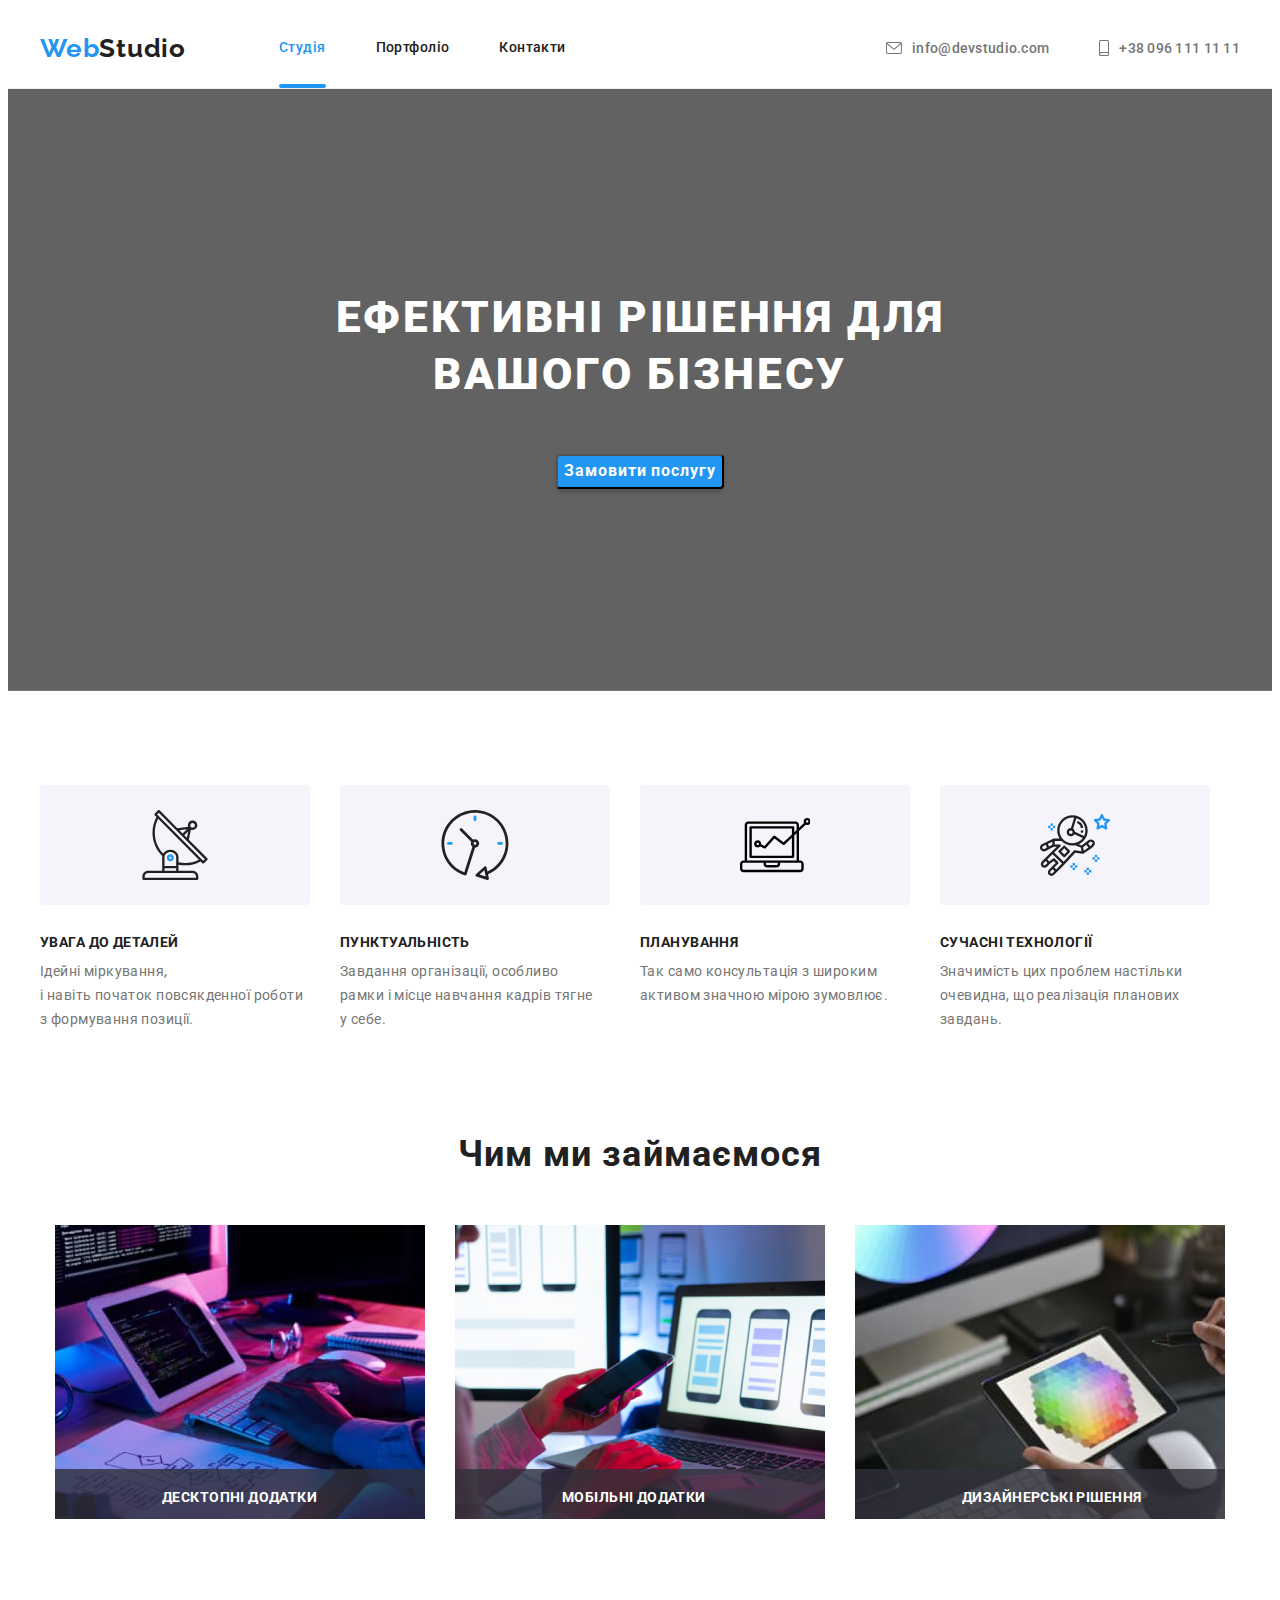
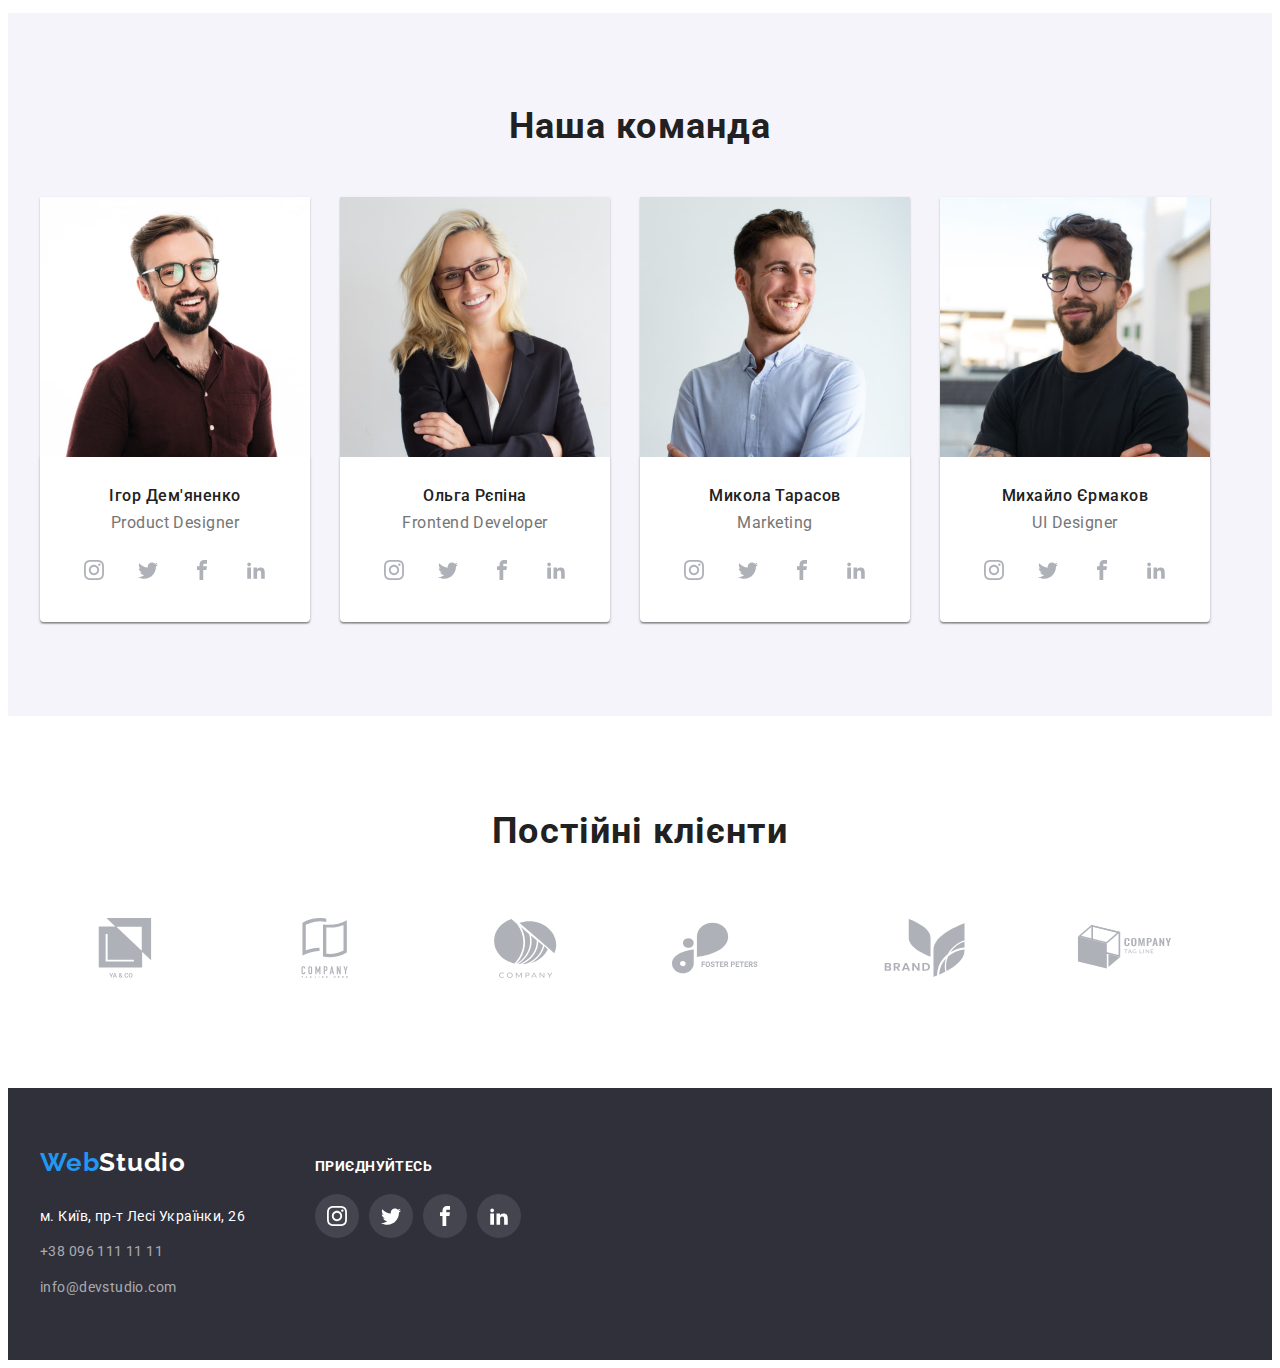
<file: index.html>
<!DOCTYPE html>
<html lang="uk">
  <head>
    <meta charset="UTF-8" />

    <meta name="viewport" content="width=device-width, initial-scale=1.0" />
    <!--google fonts-->

    <link rel="preconnect" href="https://fonts.googleapis.com" />
    <link rel="preconnect" href="https://fonts.gstatic.com" crossorigin />
    <link
      href="https://fonts.googleapis.com/css2?family=Raleway:wght@700&family=Roboto:wght@400;500;700;900&display=swap"
      rel="stylesheet"
    />
    <!--нормализатор стилей-->
    <link
      rel="stylesheet"
      href="https://cdnjs.cloudflare.com/ajax/libs/modern-normalize/1.1.0/modern-normalize.min.css"
      integrity="sha512-wpPYUAdjBVSE4KJnH1VR1HeZfpl1ub8YT/NKx4PuQ5NmX2tKuGu6U/JRp5y+Y8XG2tV+wKQpNHVUX03MfMFn9Q=="
      crossorigin="anonymous"
      referrerpolicy="no-referrer"
    />
    <!-- верстка -->
    <link rel="stylesheet" href="./css/styles.css" />
    <title>Blog</title>
  </head>
  <body>
    <header>
      <div class="container-header">
        <nav class="nav">
          <a href="./index.html" class="logo"
            >Web<span class="logo-studios">Studio</span></a
          >

          <ul class="header-link">
            <li class="link-stydio-general">
              <a class="link-stydio current" href="index.html" >Студія</a>
            </li>
            <li><a class="link-port " href="./portfolio.html">Портфоліо</a></li>
            <li><a class="link-cont " href="./contacs.html">Контакти</a></li>
          </ul>
        </nav>
        <ul class="header-link-tel">
          <li>
            <a class="link-mail" href="mailto:info@devstudio.com">
              <svg class="icon-letter" width="16" height="12">
                <use href="./images/symbol-defs.svg#icon-letter"></use>
              </svg>
              info@devstudio.com
            </a>
          </li>
          <li>
            <a class="link-tel" href="tel:+380961111111">
              <svg class="icon-phone" width="10" height="16">
                <use href="./images/sprite.svg#icon-smartphone"></use>
              </svg>
              +38 096 111 11 11
            </a>
          </li>
        </ul>
      </div>
    </header>
    <!--конец хедера и начало заголовка-->

    <main>
      <section class="main-effect-bussines">
        <div class="container">
          <h1 class="our-bussines">Ефективні рішення для вашого бізнесу</h1>
          <button class="order-button" type="button" data-modal-open>Замовити послугу</button>
          
          <div class="backdrop is-hidden" data-modal>
            <div class="modal-wrapper">
            <button class="modal-btn" data-modal-close>
              <svg width="18" height="18" viewBox="0 0 18 18" fill="none" xmlns="http://www.w3.org/2000/svg">
<g id="close-black-18dp (2) 1">
<path id="Vector" d="M15 4.10786L13.8921 3L9.5 7.39214L5.10786 3L4 4.10786L8.39214 8.5L4 12.8921L5.10786 14L9.5 9.60786L13.8921 14L15 12.8921L10.6079 8.5L15 4.10786Z" fill="black"/>
</g>
</svg>
</button>
            <form class="modal-form">

            </form>
            </div>
          </div>
        </div>
      </section>

      <section class="hidden">
        <div class="container">
          <h2 class="visually-hidden">Наші переваги</h2>

          <ul class="working">
            <li class="attention-details-li">
              <div class="social-icon-antenna">
                <svg class="icon-antenna" width="70" height="70">
                  <use href="./images/symbol-defs-1.svg#icon-antenna-1"></use>
                </svg>
              </div>
              <h3 class="attention-details">УВАГА ДО ДЕТАЛЕЙ</h3>
              <p class="text">
                Ідейні міркування,<br />
                і навіть початок повсякденної роботи з формування позиції.
              </p>
            </li>

            <li class="punkts-li">
              <div class="social-icon-antenna">
                <svg class="icon-antenna" width="70" height="70">
                  <use href="./images/symbol-defs-1.svg#icon-clock-1"></use>
                </svg>
              </div>
              <h3 class="punkts">ПУНКТУАЛЬНІСТЬ</h3>
              <p class="exercise">
                Завдання організації, особливо рамки і місце навчання кадрів
                тягне у себе.
              </p>
            </li>

            <li class="plants-li">
              <div class="social-icon-antenna">
                <svg class="icon-antenna" width="70" height="70">
                  <use href="./images/symbol-defs-1.svg#icon-computer"></use>
                </svg>
              </div>

              <h3 class="plants">ПЛАНУВАННЯ</h3>
              <p class="conslt">
                Так само консультація з широким активом значною мірою зумовлює.
              </p>
            </li>

            <li>
              <div class="social-icon-antenna">
                <svg class="icon-antenna" width="70" height="70">
                  <use href="./images/symbol-defs-1.svg#icon-astronaut-1"></use>
                </svg>
              </div>

              <h3 class="modern-tech">СУЧАСНІ ТЕХНОЛОГІЇ</h3>
              <p class="real-exercise">
                Значимість цих проблем настільки очевидна, що реалізація
                планових завдань.
              </p>
            </li>
          </ul>
        </div>
      </section>

      <section class="section-header-doing">
        <div class="container">
          <h2 class="heaer-doing">Чим ми займаємося</h2>
          <ul class="gadgets-pictures">
            <li class="gadgets">
              <img
                src="./images/computer_jpg.jpg"
                alt="Людина працює за комп'ютером"
                width="370"
              />
              <p class="descopt">Десктопні додатки</p>
            </li>
            <li class="gadgets">
              <img
                src="./images/box 2.jpg"
                alt="Людина набирає на телефоні"
                width="370"
              />
               <p class="descopt">Мобільні додатки</p>
            </li>
            <li class="gadgets">
              <img
                src="./images/planhet_jpg.jpg"
                alt="Людина набирає на планшеті "
                width="370"
              />
               <p class="descopt">Дизайнерські рішення</p>
            </li>
          </ul>
        </div>
      </section>

      <!--team-->
      <section class="team">
        <div class="container">
          <h2 class="our-team">Наша команда</h2>
          <ul class="our-team-photos">
            <li class="design">
              <img
                src="./images/product-designer.jpg"
                alt="дизайнер"
                width="270"
              />

              <div class="paddings">
                <h3 class="man-designer"><span>Ігор Дем'яненко</span></h3>
                <p class="Product-Designer">Product Designer</p>

                <!--ссылки с иконками-->

                <ul class="social-list">
                  <li class="social-list-item">
                    <a
                      href="https://instagram.com/"
                      class="social-list-link"
                      aria-label="instagram-igor"
                    >
                      <svg class="social-icon" width="20" height="20">
                        <use
                          href="./images/symbol-defs.svg#icon-instagram"
                        ></use>
                      </svg>
                    </a>
                  </li>

                  <li class="social-list-item">
                    <a
                      class="social-list-link"
                      href="https://twitter.com/"
                      aria-label="twitter-igor"
                    >
                      <svg class="social-icon" width="20" height="20">
                        <use
                          href="./images/symbol-defs-1.svg#icon-twitter"
                        ></use>
                      </svg>
                    </a>
                  </li>
                  <li class="social-list-item">
                    <a
                      href="https://www.facebook.com/"
                      class="social-list-link"
                      aria-label="facebook-igor"
                    >
                      <svg class="social-icon" width="20" height="20">
                        <use
                          href="./images/symbol-defs-1.svg#icon-facebook"
                        ></use>
                      </svg>
                    </a>
                  </li>
                  <li class="social-list-item">
                    <a
                      href="https://www.linkedin.com/"
                      class="social-list-link"
                      aria-label="linkedin-igor"
                    >
                      <svg class="social-icon" width="20" height="20">
                        <use
                          href="./images/symbol-defs-1.svg#icon-linkedin2"
                        ></use>
                      </svg>
                    </a>
                  </li>
                </ul>
                <!-- конец ссылок на иконки-->
              </div>
            </li>

            <li class="front">
              <img
                src="./images/front.jpg"
                alt="Фронт єнд розробник"
                width="270"
              />
              <div class="paddings">
                <h3 class="woman-frontend"><span>Ольга Рєпіна</span></h3>
                <p class="Frontend-Developer">Frontend Developer</p>

                <!-- icons for woman-->

                <ul class="social-list">
                  <li class="social-list-item">
                    <a
                      href="https://instagram.com/"
                      class="social-list-link"
                      aria-label="instagram-igor"
                    >
                      <svg class="social-icon" width="20" height="20">
                        <use
                          href="./images/symbol-defs.svg#icon-instagram"
                        ></use>
                      </svg>
                    </a>
                  </li>

                  <li class="social-list-item">
                    <a
                      class="social-list-link"
                      href="https://twitter.com/"
                      aria-label="twitter-igor"
                    >
                      <svg class="social-icon" width="20" height="20">
                        <use
                          href="./images/symbol-defs-1.svg#icon-twitter"
                        ></use>
                      </svg>
                    </a>
                  </li>
                  <li class="social-list-item">
                    <a
                      href="https://www.facebook.com/"
                      class="social-list-link"
                      aria-label="facebook-igor"
                    >
                      <svg class="social-icon" width="20" height="20">
                        <use
                          href="./images/symbol-defs-1.svg#icon-facebook"
                        ></use>
                      </svg>
                    </a>
                  </li>
                  <li class="social-list-item">
                    <a
                      href="https://www.linkedin.com/"
                      class="social-list-link"
                      aria-label="linkedin-igor"
                    >
                      <svg class="social-icon" width="20" height="20">
                        <use
                          href="./images/symbol-defs-1.svg#icon-linkedin2"
                        ></use>
                      </svg>
                    </a>
                  </li>
                </ul>
              </div>
            </li>

            <li class="marketolog">
              <img
                src="./images/marketing.jpg.jpg"
                alt="маркетолог"
                width="270"
              />
              <div class="paddings">
                <h3 class="guys-marketolog"><span>Микола Тарасов</span></h3>
                <p class="Marketing">Marketing</p>

                <!-- иконки на маркетолошга-->
                <ul class="social-list">
                  <li class="social-list-item">
                    <a
                      href="https://instagram.com/"
                      class="social-list-link"
                      aria-label="instagram-igor"
                    >
                      <svg class="social-icon" width="20" height="20">
                        <use
                          href="./images/symbol-defs.svg#icon-instagram"
                        ></use>
                      </svg>
                    </a>
                  </li>

                  <li class="social-list-item">
                    <a
                      class="social-list-link"
                      href="https://twitter.com/"
                      aria-label="twitter-igor"
                    >
                      <svg class="social-icon" width="20" height="20">
                        <use
                          href="./images/symbol-defs-1.svg#icon-twitter"
                        ></use>
                      </svg>
                    </a>
                  </li>
                  <li class="social-list-item">
                    <a
                      href="https://www.facebook.com/"
                      class="social-list-link"
                      aria-label="facebook-igor"
                    >
                      <svg class="social-icon" width="20" height="20">
                        <use
                          href="./images/symbol-defs-1.svg#icon-facebook"
                        ></use>
                      </svg>
                    </a>
                  </li>
                  <li class="social-list-item">
                    <a
                      href="https://www.linkedin.com/"
                      class="social-list-link"
                      aria-label="linkedin-igor"
                    >
                      <svg class="social-icon" width="20" height="20">
                        <use
                          href="./images/symbol-defs-1.svg#icon-linkedin2"
                        ></use>
                      </svg>
                    </a>
                  </li>
                </ul>
              </div>
              <!--the end MARKETING-->
            </li>
            <li class="ui-design">
              <img src="./images/UI-design.jpg" alt="UI дизайнер" width="270" />
              <div class="paddings">
                <h3 class="guys-designer"><span>Михайло Єрмаков</span></h3>
                <p class="ui-designer">UI Designer</p>

                <!--icon for designer-->

                <ul class="social-list">
                  <li class="social-list-item">
                    <a
                      href="https://instagram.com/"
                      class="social-list-link"
                      aria-label="instagram-igor"
                    >
                      <svg class="social-icon" width="20" height="20">
                        <use
                          href="./images/symbol-defs.svg#icon-instagram"
                        ></use>
                      </svg>
                    </a>
                  </li>

                  <li class="social-list-item">
                    <a
                      class="social-list-link"
                      href="https://twitter.com/"
                      aria-label="twitter-igor"
                    >
                      <svg class="social-icon" width="20" height="20">
                        <use
                          href="./images/symbol-defs-1.svg#icon-twitter"
                        ></use>
                      </svg>
                    </a>
                  </li>
                  <li class="social-list-item">
                    <a
                      href="https://www.facebook.com/"
                      class="social-list-link"
                      aria-label="facebook-igor"
                    >
                      <svg class="social-icon" width="20" height="20">
                        <use
                          href="./images/symbol-defs-1.svg#icon-facebook"
                        ></use>
                      </svg>
                    </a>
                  </li>
                  <li class="social-list-item">
                    <a
                      href="https://www.linkedin.com/"
                      class="social-list-link"
                      aria-label="linkedin-igor"
                    >
                      <svg class="social-icon" width="20" height="20">
                        <use
                          href="./images/symbol-defs-1.svg#icon-linkedin2"
                        ></use>
                      </svg>
                    </a>
                  </li>
                  <!-- the end icon for designer -->
                </ul>
              </div>
            </li>
          </ul>
        </div>
      </section>

      <!--Clients-->
      <section class="client">
        <div class="container">
          <h2 class="our-clients">Постійні клієнти</h2>
          <ul class="icon-clients">
            <li class="logo-clients">
              <a href="#" class="client-link" aria-label="Clients-1">
                <svg class="list-clients">
                  <use href="./images/sprite-clients.svg#icon-group-2"></use>
                </svg>
              </a>
            </li>

            <li class="logo-clients">
              <a href="#" class="client-link">
                <svg class="list-clients">
                  <use href="./images/sprite-clients.svg#icon-group-3"></use>
                </svg>
              </a>
            </li>

            <li class="logo-clients">
              <a href="#" class="client-link">
                <svg class="list-clients">
                  <use href="./images/sprite.svg#icon-logo-4"></use>
                </svg>
              </a>
            </li>

            <li class="logo-clients">
              <a href="#" class="client-link">
                <svg class="list-clients">
                  <use href="./images/sprite.svg#icon-capli"></use>
                </svg>
              </a>
            </li>

            <li class="logo-clients">
              <a href="/" class="client-link">
                <svg class="list-clients">
                  <use href="./images/sprite.svg#icon-brand-5"></use>
                </svg>
              </a>
            </li>

            <li class="logo-clients">
              <a href="/" class="client-link">
                <svg class="list-clients">
                  <use href="./images/sprite.svg#icon-Logo-2"></use>
                </svg>
              </a>
            </li>
          </ul>
        </div>
      </section>
    </main>

    <footer class="main-footer">
      <div class="container footer">
        <div class="footer-info">
          <a href="/" class="logo-footer"
            >Web<span class="footer-studios">Studio</span></a
          >

          <address class="footer-adress">
            <ul class="footer-connect">
              <li class="clas-footer-loc">
                <a
                  href="https://goo.gl/maps/CPtrU1FHBa2aNyZL9"
                  target="_blank"
                  rel="noopener noreferrer nofollow"
                  class="location"
                  >м. Київ, пр-т Лесі Українки, 26</a
                >
              </li>
              <li class="clas-footer-tel">
                <a href="tel:+380961111111" class="footer-tel"
                  >+38 096 111 11 11</a
                >
              </li>
              <li class="footer-email">
                <a
                  href="mailto:info@devstudio.com"
                  lang="en"
                  class="clas-footer-email"
                  >info@devstudio.com</a
                >
              </li>
            </ul>
          </address>
        </div>
        <!-- 2 див в футере -->

        <div class="footer-icon">
          <p class="joins">приєднуйтесь</p>
          <ul class="social-list">
            <li class="social-list-item">
              <a
                href="https://instagram.com/"
                class="social-list-link"
                aria-label="instagram-igor"
              >
                <svg class="social-icon" width="20" height="20">
                  <use href="./images/symbol-defs-1.svg#icon-instagram"></use>
                </svg>
              </a>
            </li>

            <li class="social-list-item">
              <a
                class="social-list-link"
                href="https://twitter.com/"
                aria-label="twitter-igor"
              >
                <svg class="social-icon" width="20" height="20">
                  <use href="./images/symbol-defs-1.svg#icon-twitter"></use>
                </svg>
              </a>
            </li>
            <li class="social-list-item">
              <a
                href="https://www.facebook.com/"
                class="social-list-link"
                aria-label="facebook-igor"
              >
                <svg class="social-icon" width="20" height="20">
                  <use href="./images/symbol-defs-1.svg#icon-facebook"></use>
                </svg>
              </a>
            </li>
            <li class="social-list-item">
              <a class="social-list-link" href="https://www.linkedin.com/">
                <svg class="social-icon" width="20" height="20">
                  <use href="./images/symbol-defs-1.svg#icon-linkedin2"></use>
                </svg>
              </a>
            </li>
          </ul>
        </div>
      </div>
    </footer>
    <script src="./css/js/modal.js"></script>
  </body>
</html>
</file>
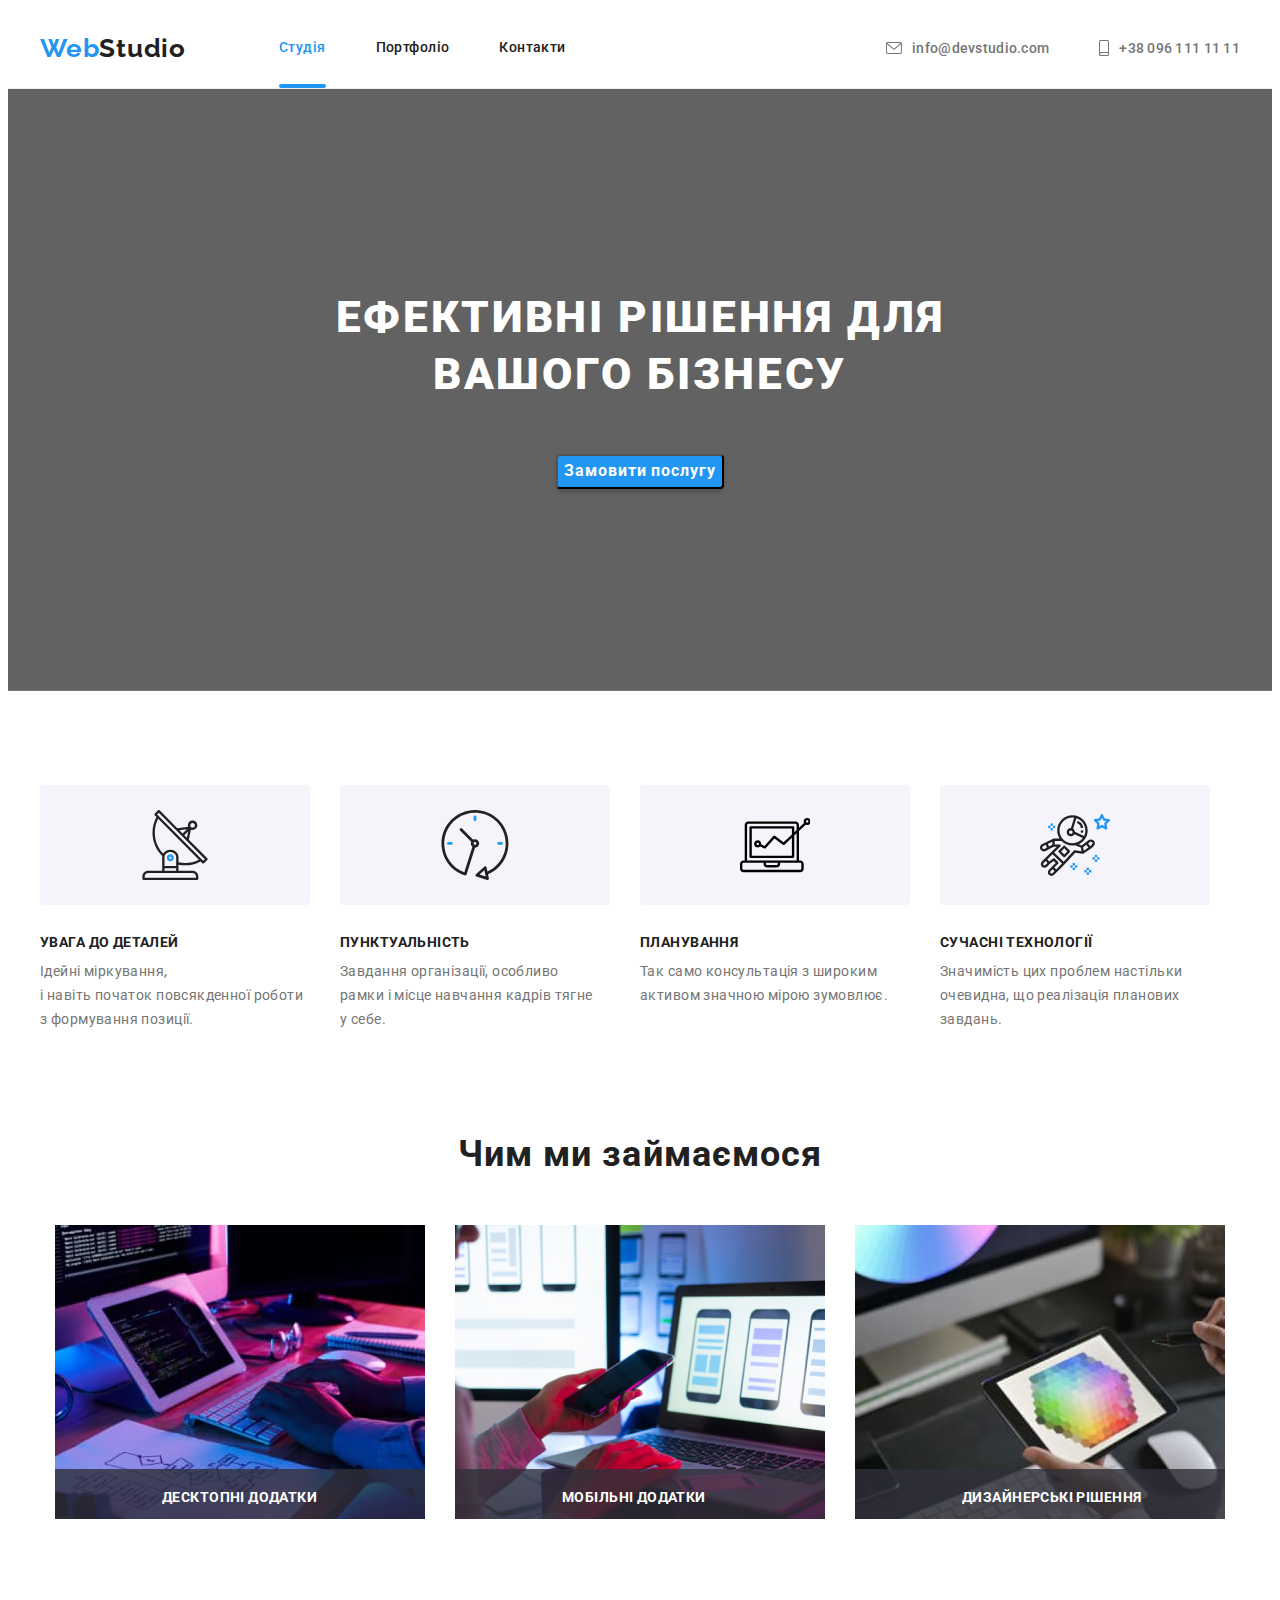
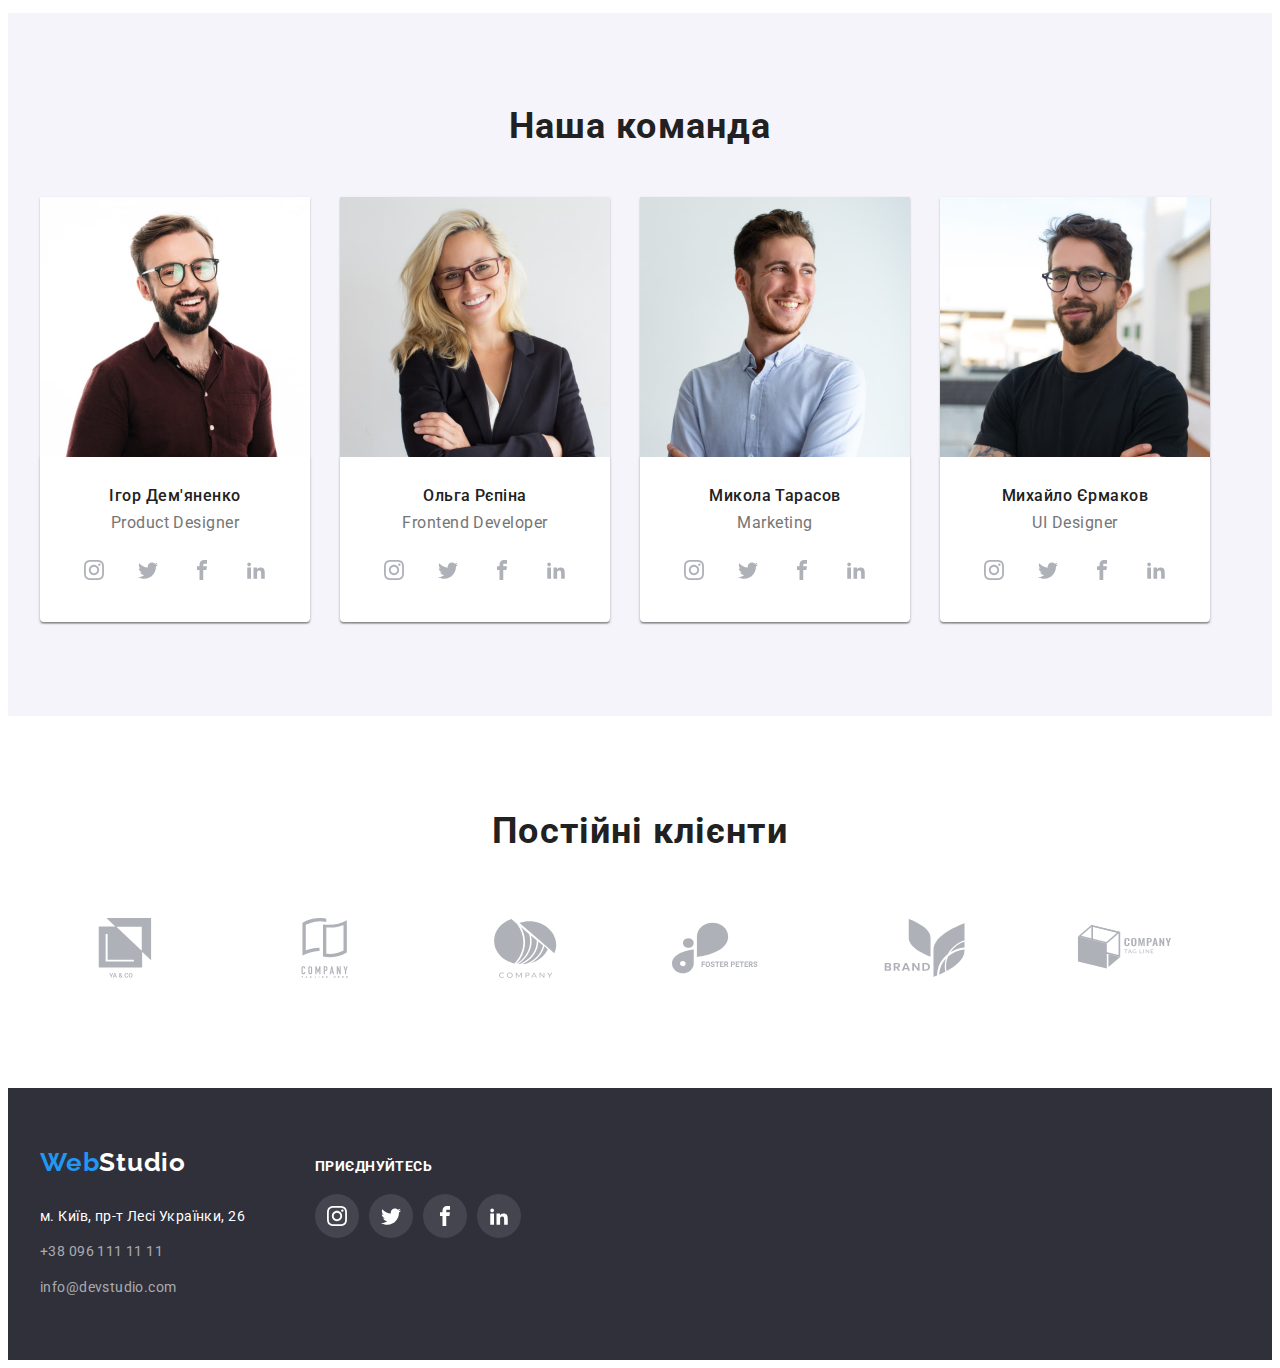
<file: home-work-5/index.html>
<!DOCTYPE html>
<html lang="uk">
  <head>
    <meta charset="UTF-8" />

    <meta name="viewport" content="width=device-width, initial-scale=1.0" />
    <!--google fonts-->

    <link rel="preconnect" href="https://fonts.googleapis.com" />
    <link rel="preconnect" href="https://fonts.gstatic.com" crossorigin />
    <link
      href="https://fonts.googleapis.com/css2?family=Raleway:wght@700&family=Roboto:wght@400;500;700;900&display=swap"
      rel="stylesheet"
    />
    <!--нормализатор стилей-->
    <link
      rel="stylesheet"
      href="https://cdnjs.cloudflare.com/ajax/libs/modern-normalize/1.1.0/modern-normalize.min.css"
      integrity="sha512-wpPYUAdjBVSE4KJnH1VR1HeZfpl1ub8YT/NKx4PuQ5NmX2tKuGu6U/JRp5y+Y8XG2tV+wKQpNHVUX03MfMFn9Q=="
      crossorigin="anonymous"
      referrerpolicy="no-referrer"
    />
    <!-- верстка -->
    <link rel="stylesheet" href="./css/styles.css" />
    <title>Blog</title>
  </head>
  <body>
    <header>
      <div class="container-header">
        <nav class="nav">
          <a href="./index.html" class="logo"
            >Web<span class="logo-studios">Studio</span></a
          >

          <ul class="header-link">
            <li class="link-stydio-general">
              <a class="link-stydio current" href="index.html" >Студія</a>
            </li>
            <li><a class="link-port " href="./portfolio.html">Портфоліо</a></li>
            <li><a class="link-cont " href="./contacs.html">Контакти</a></li>
          </ul>
        </nav>
        <ul class="header-link-tel">
          <li>
            <a class="link-mail" href="mailto:info@devstudio.com">
              <svg class="icon-letter" width="16" height="12">
                <use href="./images/symbol-defs.svg#icon-letter"></use>
              </svg>
              info@devstudio.com
            </a>
          </li>
          <li>
            <a class="link-tel" href="tel:+380961111111">
              <svg class="icon-phone" width="10" height="16">
                <use href="./images/sprite.svg#icon-smartphone"></use>
              </svg>
              +38 096 111 11 11
            </a>
          </li>
        </ul>
      </div>
    </header>
    <!--конец хедера и начало заголовка-->

    <main>
      <section class="main-effect-bussines">
        <div class="container">
          <h1 class="our-bussines">Ефективні рішення для вашого бізнесу</h1>
          <button class="order-button" type="button" data-modal-open>Замовити послугу</button>
          
          <div class="backdrop is-hidden" data-modal>
            <div class="modal-wrapper">
            <button class="modal-btn" data-modal-close>
              <svg width="18" height="18" viewBox="0 0 18 18" fill="none" xmlns="http://www.w3.org/2000/svg">
<g id="close-black-18dp (2) 1">
<path id="Vector" d="M15 4.10786L13.8921 3L9.5 7.39214L5.10786 3L4 4.10786L8.39214 8.5L4 12.8921L5.10786 14L9.5 9.60786L13.8921 14L15 12.8921L10.6079 8.5L15 4.10786Z" fill="black"/>
</g>
</svg>
</button>
            <form class="modal-form">

            </form>
            </div>
          </div>
        </div>
      </section>

      <section class="hidden">
        <div class="container">
          <h2 class="visually-hidden">Наші переваги</h2>

          <ul class="working">
            <li class="attention-details-li">
              <div class="social-icon-antenna">
                <svg class="icon-antenna" width="70" height="70">
                  <use href="./images/symbol-defs-1.svg#icon-antenna-1"></use>
                </svg>
              </div>
              <h3 class="attention-details">УВАГА ДО ДЕТАЛЕЙ</h3>
              <p class="text">
                Ідейні міркування,<br />
                і навіть початок повсякденної роботи з формування позиції.
              </p>
            </li>

            <li class="punkts-li">
              <div class="social-icon-antenna">
                <svg class="icon-antenna" width="70" height="70">
                  <use href="./images/symbol-defs-1.svg#icon-clock-1"></use>
                </svg>
              </div>
              <h3 class="punkts">ПУНКТУАЛЬНІСТЬ</h3>
              <p class="exercise">
                Завдання організації, особливо рамки і місце навчання кадрів
                тягне у себе.
              </p>
            </li>

            <li class="plants-li">
              <div class="social-icon-antenna">
                <svg class="icon-antenna" width="70" height="70">
                  <use href="./images/symbol-defs-1.svg#icon-computer"></use>
                </svg>
              </div>

              <h3 class="plants">ПЛАНУВАННЯ</h3>
              <p class="conslt">
                Так само консультація з широким активом значною мірою зумовлює.
              </p>
            </li>

            <li>
              <div class="social-icon-antenna">
                <svg class="icon-antenna" width="70" height="70">
                  <use href="./images/symbol-defs-1.svg#icon-astronaut-1"></use>
                </svg>
              </div>

              <h3 class="modern-tech">СУЧАСНІ ТЕХНОЛОГІЇ</h3>
              <p class="real-exercise">
                Значимість цих проблем настільки очевидна, що реалізація
                планових завдань.
              </p>
            </li>
          </ul>
        </div>
      </section>

      <section class="section-header-doing">
        <div class="container">
          <h2 class="heaer-doing">Чим ми займаємося</h2>
          <ul class="gadgets-pictures">
            <li class="gadgets">
              <img
                src="./images/computer_jpg.jpg"
                alt="Людина працює за комп'ютером"
                width="370"
              />
              <p class="descopt">Десктопні додатки</p>
            </li>
            <li class="gadgets">
              <img
                src="./images/box 2.jpg"
                alt="Людина набирає на телефоні"
                width="370"
              />
               <p class="descopt">Мобільні додатки</p>
            </li>
            <li class="gadgets">
              <img
                src="./images/planhet_jpg.jpg"
                alt="Людина набирає на планшеті "
                width="370"
              />
               <p class="descopt">Дизайнерські рішення</p>
            </li>
          </ul>
        </div>
      </section>

      <!--team-->
      <section class="team">
        <div class="container">
          <h2 class="our-team">Наша команда</h2>
          <ul class="our-team-photos">
            <li class="design">
              <img
                src="./images/product-designer.jpg"
                alt="дизайнер"
                width="270"
              />

              <div class="paddings">
                <h3 class="man-designer"><span>Ігор Дем'яненко</span></h3>
                <p class="Product-Designer">Product Designer</p>

                <!--ссылки с иконками-->

                <ul class="social-list">
                  <li class="social-list-item">
                    <a
                      href="https://instagram.com/"
                      class="social-list-link"
                      aria-label="instagram-igor"
                    >
                      <svg class="social-icon" width="20" height="20">
                        <use
                          href="./images/symbol-defs.svg#icon-instagram"
                        ></use>
                      </svg>
                    </a>
                  </li>

                  <li class="social-list-item">
                    <a
                      class="social-list-link"
                      href="https://twitter.com/"
                      aria-label="twitter-igor"
                    >
                      <svg class="social-icon" width="20" height="20">
                        <use
                          href="./images/symbol-defs-1.svg#icon-twitter"
                        ></use>
                      </svg>
                    </a>
                  </li>
                  <li class="social-list-item">
                    <a
                      href="https://www.facebook.com/"
                      class="social-list-link"
                      aria-label="facebook-igor"
                    >
                      <svg class="social-icon" width="20" height="20">
                        <use
                          href="./images/symbol-defs-1.svg#icon-facebook"
                        ></use>
                      </svg>
                    </a>
                  </li>
                  <li class="social-list-item">
                    <a
                      href="https://www.linkedin.com/"
                      class="social-list-link"
                      aria-label="linkedin-igor"
                    >
                      <svg class="social-icon" width="20" height="20">
                        <use
                          href="./images/symbol-defs-1.svg#icon-linkedin2"
                        ></use>
                      </svg>
                    </a>
                  </li>
                </ul>
                <!-- конец ссылок на иконки-->
              </div>
            </li>

            <li class="front">
              <img
                src="./images/front.jpg"
                alt="Фронт єнд розробник"
                width="270"
              />
              <div class="paddings">
                <h3 class="woman-frontend"><span>Ольга Рєпіна</span></h3>
                <p class="Frontend-Developer">Frontend Developer</p>

                <!-- icons for woman-->

                <ul class="social-list">
                  <li class="social-list-item">
                    <a
                      href="https://instagram.com/"
                      class="social-list-link"
                      aria-label="instagram-igor"
                    >
                      <svg class="social-icon" width="20" height="20">
                        <use
                          href="./images/symbol-defs.svg#icon-instagram"
                        ></use>
                      </svg>
                    </a>
                  </li>

                  <li class="social-list-item">
                    <a
                      class="social-list-link"
                      href="https://twitter.com/"
                      aria-label="twitter-igor"
                    >
                      <svg class="social-icon" width="20" height="20">
                        <use
                          href="./images/symbol-defs-1.svg#icon-twitter"
                        ></use>
                      </svg>
                    </a>
                  </li>
                  <li class="social-list-item">
                    <a
                      href="https://www.facebook.com/"
                      class="social-list-link"
                      aria-label="facebook-igor"
                    >
                      <svg class="social-icon" width="20" height="20">
                        <use
                          href="./images/symbol-defs-1.svg#icon-facebook"
                        ></use>
                      </svg>
                    </a>
                  </li>
                  <li class="social-list-item">
                    <a
                      href="https://www.linkedin.com/"
                      class="social-list-link"
                      aria-label="linkedin-igor"
                    >
                      <svg class="social-icon" width="20" height="20">
                        <use
                          href="./images/symbol-defs-1.svg#icon-linkedin2"
                        ></use>
                      </svg>
                    </a>
                  </li>
                </ul>
              </div>
            </li>

            <li class="marketolog">
              <img
                src="./images/marketing.jpg.jpg"
                alt="маркетолог"
                width="270"
              />
              <div class="paddings">
                <h3 class="guys-marketolog"><span>Микола Тарасов</span></h3>
                <p class="Marketing">Marketing</p>

                <!-- иконки на маркетолошга-->
                <ul class="social-list">
                  <li class="social-list-item">
                    <a
                      href="https://instagram.com/"
                      class="social-list-link"
                      aria-label="instagram-igor"
                    >
                      <svg class="social-icon" width="20" height="20">
                        <use
                          href="./images/symbol-defs.svg#icon-instagram"
                        ></use>
                      </svg>
                    </a>
                  </li>

                  <li class="social-list-item">
                    <a
                      class="social-list-link"
                      href="https://twitter.com/"
                      aria-label="twitter-igor"
                    >
                      <svg class="social-icon" width="20" height="20">
                        <use
                          href="./images/symbol-defs-1.svg#icon-twitter"
                        ></use>
                      </svg>
                    </a>
                  </li>
                  <li class="social-list-item">
                    <a
                      href="https://www.facebook.com/"
                      class="social-list-link"
                      aria-label="facebook-igor"
                    >
                      <svg class="social-icon" width="20" height="20">
                        <use
                          href="./images/symbol-defs-1.svg#icon-facebook"
                        ></use>
                      </svg>
                    </a>
                  </li>
                  <li class="social-list-item">
                    <a
                      href="https://www.linkedin.com/"
                      class="social-list-link"
                      aria-label="linkedin-igor"
                    >
                      <svg class="social-icon" width="20" height="20">
                        <use
                          href="./images/symbol-defs-1.svg#icon-linkedin2"
                        ></use>
                      </svg>
                    </a>
                  </li>
                </ul>
              </div>
              <!--the end MARKETING-->
            </li>
            <li class="ui-design">
              <img src="./images/UI-design.jpg" alt="UI дизайнер" width="270" />
              <div class="paddings">
                <h3 class="guys-designer"><span>Михайло Єрмаков</span></h3>
                <p class="ui-designer">UI Designer</p>

                <!--icon for designer-->

                <ul class="social-list">
                  <li class="social-list-item">
                    <a
                      href="https://instagram.com/"
                      class="social-list-link"
                      aria-label="instagram-igor"
                    >
                      <svg class="social-icon" width="20" height="20">
                        <use
                          href="./images/symbol-defs.svg#icon-instagram"
                        ></use>
                      </svg>
                    </a>
                  </li>

                  <li class="social-list-item">
                    <a
                      class="social-list-link"
                      href="https://twitter.com/"
                      aria-label="twitter-igor"
                    >
                      <svg class="social-icon" width="20" height="20">
                        <use
                          href="./images/symbol-defs-1.svg#icon-twitter"
                        ></use>
                      </svg>
                    </a>
                  </li>
                  <li class="social-list-item">
                    <a
                      href="https://www.facebook.com/"
                      class="social-list-link"
                      aria-label="facebook-igor"
                    >
                      <svg class="social-icon" width="20" height="20">
                        <use
                          href="./images/symbol-defs-1.svg#icon-facebook"
                        ></use>
                      </svg>
                    </a>
                  </li>
                  <li class="social-list-item">
                    <a
                      href="https://www.linkedin.com/"
                      class="social-list-link"
                      aria-label="linkedin-igor"
                    >
                      <svg class="social-icon" width="20" height="20">
                        <use
                          href="./images/symbol-defs-1.svg#icon-linkedin2"
                        ></use>
                      </svg>
                    </a>
                  </li>
                  <!-- the end icon for designer -->
                </ul>
              </div>
            </li>
          </ul>
        </div>
      </section>

      <!--Clients-->
      <section class="client">
        <div class="container">
          <h2 class="our-clients">Постійні клієнти</h2>
          <ul class="icon-clients">
            <li class="logo-clients">
              <a href="#" class="client-link" aria-label="Clients-1">
                <svg class="list-clients">
                  <use href="./images/sprite-clients.svg#icon-group-2"></use>
                </svg>
              </a>
            </li>

            <li class="logo-clients">
              <a href="#" class="client-link">
                <svg class="list-clients">
                  <use href="./images/sprite-clients.svg#icon-group-3"></use>
                </svg>
              </a>
            </li>

            <li class="logo-clients">
              <a href="#" class="client-link">
                <svg class="list-clients">
                  <use href="./images/sprite.svg#icon-logo-4"></use>
                </svg>
              </a>
            </li>

            <li class="logo-clients">
              <a href="#" class="client-link">
                <svg class="list-clients">
                  <use href="./images/sprite.svg#icon-capli"></use>
                </svg>
              </a>
            </li>

            <li class="logo-clients">
              <a href="/" class="client-link">
                <svg class="list-clients">
                  <use href="./images/sprite.svg#icon-brand-5"></use>
                </svg>
              </a>
            </li>

            <li class="logo-clients">
              <a href="/" class="client-link">
                <svg class="list-clients">
                  <use href="./images/sprite.svg#icon-Logo-2"></use>
                </svg>
              </a>
            </li>
          </ul>
        </div>
      </section>
    </main>

    <footer class="main-footer">
      <div class="container footer">
        <div class="footer-info">
          <a href="/" class="logo-footer"
            >Web<span class="footer-studios">Studio</span></a
          >

          <address class="footer-adress">
            <ul class="footer-connect">
              <li class="clas-footer-loc">
                <a
                  href="https://goo.gl/maps/CPtrU1FHBa2aNyZL9"
                  target="_blank"
                  rel="noopener noreferrer nofollow"
                  class="location"
                  >м. Київ, пр-т Лесі Українки, 26</a
                >
              </li>
              <li class="clas-footer-tel">
                <a href="tel:+380961111111" class="footer-tel"
                  >+38 096 111 11 11</a
                >
              </li>
              <li class="footer-email">
                <a
                  href="mailto:info@devstudio.com"
                  lang="en"
                  class="clas-footer-email"
                  >info@devstudio.com</a
                >
              </li>
            </ul>
          </address>
        </div>
        <!-- 2 див в футере -->

        <div class="footer-icon">
          <p class="joins">приєднуйтесь</p>
          <ul class="social-list">
            <li class="social-list-item">
              <a
                href="https://instagram.com/"
                class="social-list-link"
                aria-label="instagram-igor"
              >
                <svg class="social-icon" width="20" height="20">
                  <use href="./images/symbol-defs-1.svg#icon-instagram"></use>
                </svg>
              </a>
            </li>

            <li class="social-list-item">
              <a
                class="social-list-link"
                href="https://twitter.com/"
                aria-label="twitter-igor"
              >
                <svg class="social-icon" width="20" height="20">
                  <use href="./images/symbol-defs-1.svg#icon-twitter"></use>
                </svg>
              </a>
            </li>
            <li class="social-list-item">
              <a
                href="https://www.facebook.com/"
                class="social-list-link"
                aria-label="facebook-igor"
              >
                <svg class="social-icon" width="20" height="20">
                  <use href="./images/symbol-defs-1.svg#icon-facebook"></use>
                </svg>
              </a>
            </li>
            <li class="social-list-item">
              <a class="social-list-link" href="https://www.linkedin.com/">
                <svg class="social-icon" width="20" height="20">
                  <use href="./images/symbol-defs-1.svg#icon-linkedin2"></use>
                </svg>
              </a>
            </li>
          </ul>
        </div>
      </div>
    </footer>
    <script src="./css/js/modal.js"></script>
  </body>
</html>
</file>
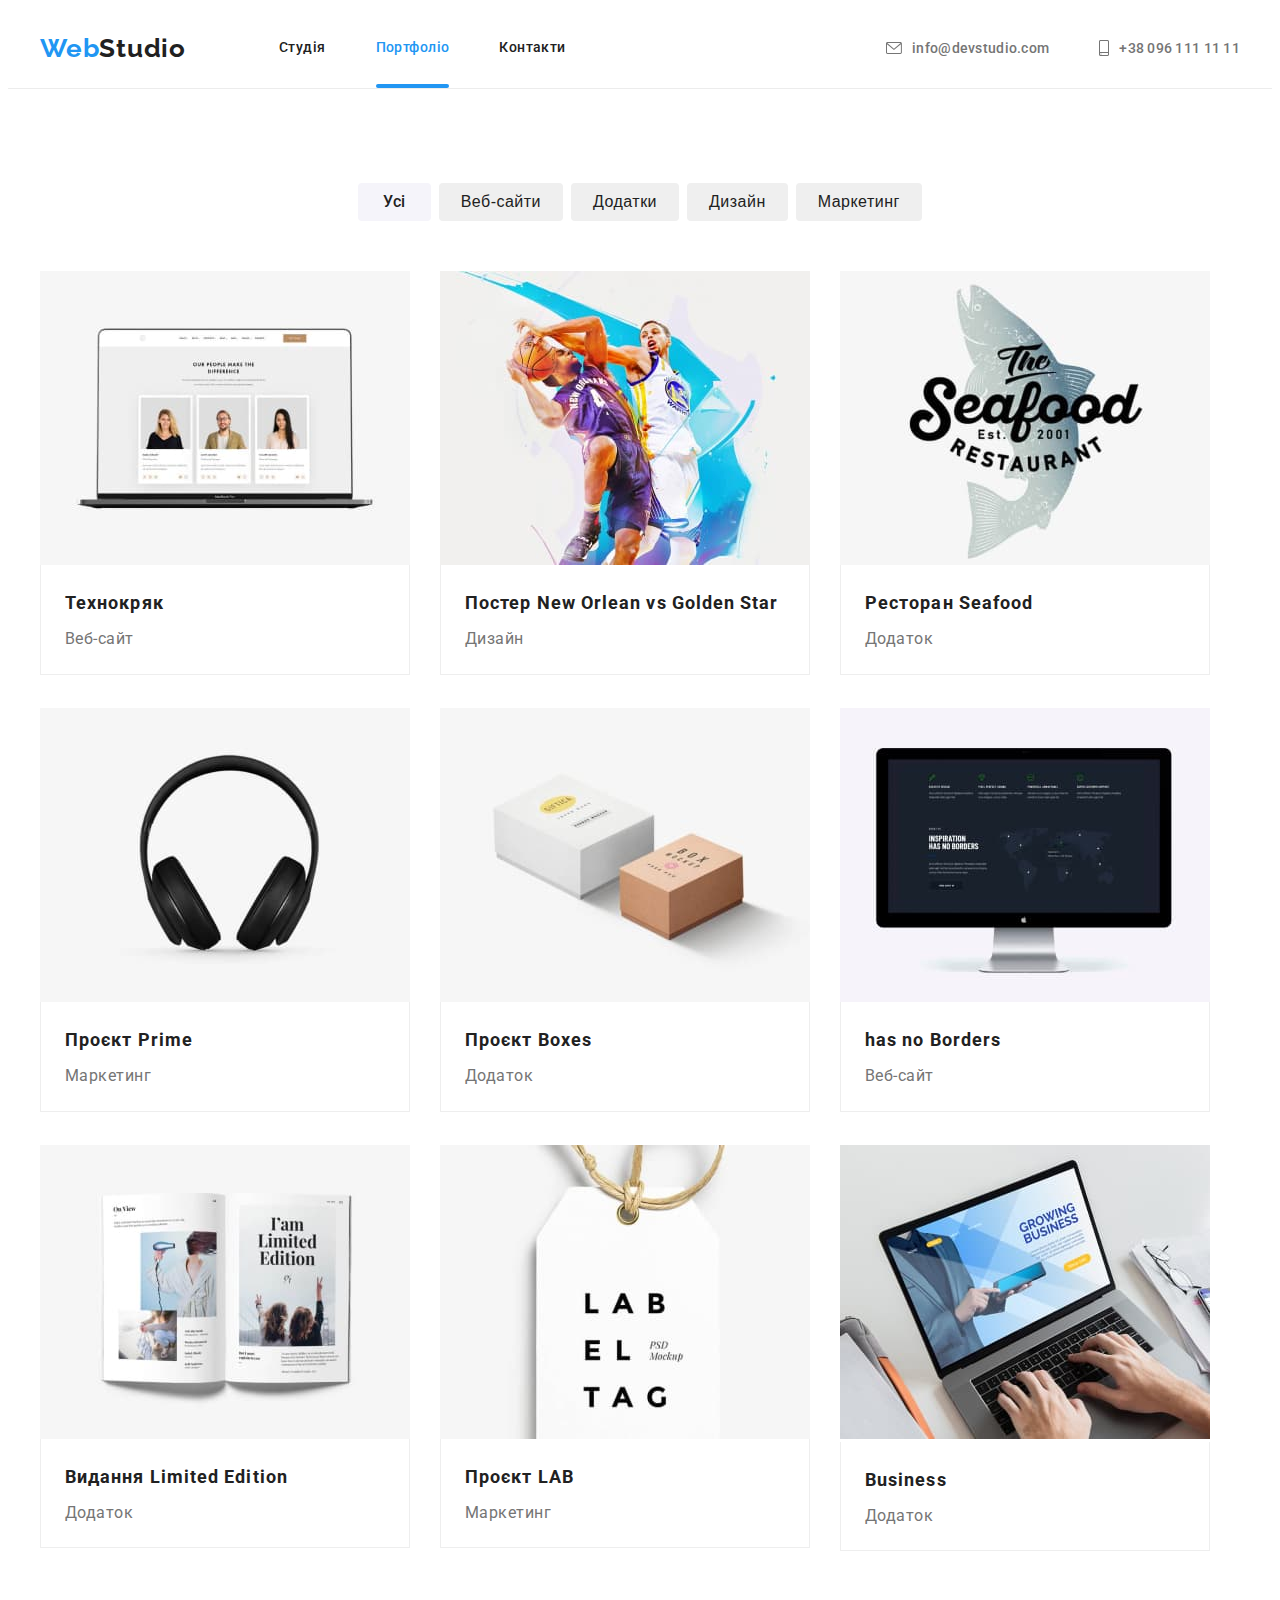
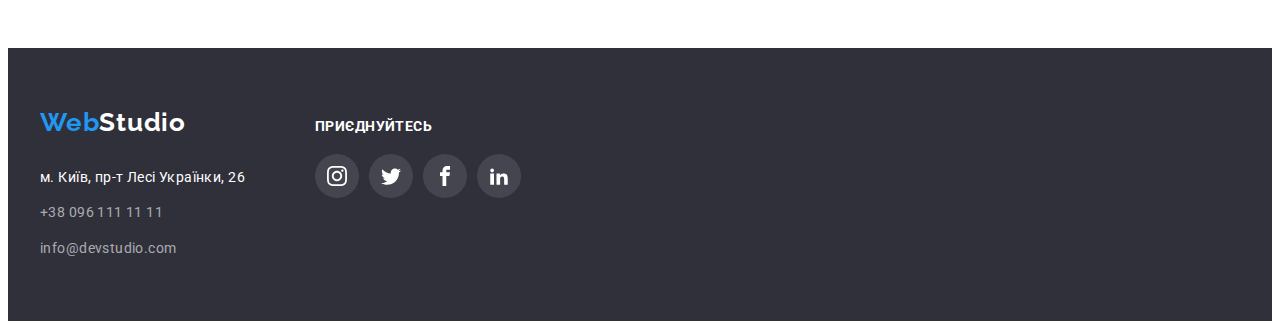
<file: portfolio.html>
<!DOCTYPE html>
<html lang="uk">
  <head>
    <meta charset="UTF-8">
    <meta http-equiv="X-UA-Compatible" content="IE=edge" />
    <meta name="viewport" content="width=device-width, initial-scale=1.0" />
    <link rel="preconnect" href="https://fonts.googleapis.com" />
    <link rel="preconnect" href="https://fonts.gstatic.com" crossorigin />
    <link
      href="https://fonts.googleapis.com/css2?family=Raleway:wght@700&family=Roboto:wght@400;500;700;900&display=swap"
      rel="stylesheet"
    />
      <link
      rel="stylesheet"
      href="https://cdnjs.cloudflare.com/ajax/libs/modern-normalize/1.1.0/modern-normalize.min.css"
      integrity="sha512-wpPYUAdjBVSE4KJnH1VR1HeZfpl1ub8YT/NKx4PuQ5NmX2tKuGu6U/JRp5y+Y8XG2tV+wKQpNHVUX03MfMFn9Q=="
      crossorigin="anonymous"
      referrerpolicy="no-referrer"
    />
    <!--верстка второй страницы -->
    <link rel="stylesheet" href="./css/styles.css" />
    <title>Portfolio</title>
  </head>
  <body>
    <header>
      <div class="container-header">
      
        <a href="./index.html" class="logo"
          >Web<span class="logo-studios">Studio</span></a
        >
        <ul class="header-link">
          <li><a class="link-stydio " href="./index.html">Студія</a></li>
          <li class="link-stydio-general"><a class="link-port current"  href="./portfolio.html">Портфоліо</a></li>
          <li><a class="link-cont " href="./contacs.html">Контакти</a></li>
        </ul>
        
      </nav>
      <ul class="header-link-tel">
        <li>
          <a class="link-mail" href="mailto:info@devstudio.com">
            <svg class="icon-letter" width="16" height="12">
                      <use href="./images/symbol-defs.svg#icon-letter"></use>
                      </svg>
            info@devstudio.com</a
          >
        </li>
        <li>
          <a class="link-tel" href="tel:+380961111111">
             <svg class="icon-phone" width="10" height="16">
            <use href="./images/symbol-defs.svg#icon-smartphone"></use>
           </svg>
            +38 096 111 11 11</a>
        </li>
      </ul>
      </div>
    </header>
    <main>

      <section class="section-portfolio">
        <div class="container">
        <h1 class="visually-hidden">Portfolio</h1>
        <ul class="port-button">
          <!--список button -->

          <li>
<!--<a  href="/" class="href-port-buttons">-->
            <button type="button" class="all-buttom">Усі</button>
          </li>

          <li>
            <button type="button" class="web-buttom">Веб-сайти</button>
          </li>

          <li>
            <button type="button" class="applications">Додатки</button>
               </li>
          
               <li>
            <button type="button" class="port-design">Дизайн</button>
</li>

          <li>
            <button type="button" class="port-marketing">Маркетинг</button>
            </li>
        </ul>
       
      
        
<!--список картинок -->
  
        <ul class="images-list">
          <li class="borders-portfolio">
            <a class="images-border-portfolio" href="https://www.ukr.net/"  tabindex="0">
             <!--Начало оверлея  -->
              <div class="card-portfolio">
            <img class="about-img" src="./images/techno.jpg.jpg" alt="techno-kryak" width="370" />
            <div class="overlay">
                                    <p class="description-picture">Ресурс пропонує комплексні пропозиції з різним рівнем
                                        функціоналу та сервісів. Все це дозволить відвідувачу отримати вичерпні
                                        відомості про компанію чи приватну особу.</p>
                                </div>
                            </div>
            <!--Конец оверлея -->

            <div class="padding-portfolio">
            <h2 class="technokryak"><span>Технокряк</span></h2>
            <p  class="web-port">Веб-сайт</p>
            </div>
            </a>
          </li>

          <li class="borders-portfolio">
            <a href="#" class="images-border-portfolio">
              
              <div class="card-portfolio">
            <img
              src="./images/basket.jpg"
              alt="basketball-design"
              width="370"
            />
            <div class="overlay">
                                    <p class="description-picture">Ресурс пропонує комплексні пропозиції з різним рівнем
                                        функціоналу та сервісів. Все це дозволить відвідувачу отримати вичерпні
                                        відомості про компанію чи приватну особу.</p>
                                </div>
                            </div>

            <div class="padding-portfolio">
             <h2 class="basket-star">
              <span>Постер New Orlean vs Golden Star</span>
            </h2>
           <p class="port-design-basket">Дизайн</p>
           </div>
            </a>
          </li>

          <li class="borders-portfolio">
            <a href="https://translate.google.com/?hl=ru" class="images-border-portfolio">
               
              <!--Начало оверлея  -->
              <div class="card-portfolio"> 
  <img src="./images/shark.jpg" alt="rest-seafood" width="370" />

   <div class="overlay">
                                    <p class="description-picture">Ресурс пропонує комплексні пропозиції з різним рівнем
                                        функціоналу та сервісів. Все це дозволить відвідувачу отримати вичерпні
                                        відомості про компанію чи приватну особу.</p>
                                </div>
                            </div>
            <!--Конец оверлея -->

            <div class="padding-portfolio">
            <h2 class="port-sea-food"><span>Ресторан Seafood</span></h2>
           <p class="sea-food">Додаток</p>
           </div>
            </a>
  </li>

          <li class="borders-portfolio">
            <a href="#" class="images-border-portfolio">

            <!--Начало оверлея  -->
              <div class="card-portfolio">
            <img src="./images/pods.jpg" alt="Проєкт Prime" width="370" />
             <div class="overlay">
                                    <p class="description-picture">Ресурс пропонує комплексні пропозиції з різним рівнем
                                        функціоналу та сервісів. Все це дозволить відвідувачу отримати вичерпні
                                        відомості про компанію чи приватну особу.</p>
                                </div>
                            </div>
            <!--Конец оверлея -->
            <div class="padding-portfolio">
             <h2 class="port-prime"><span>Проєкт Prime</span></h2>
           <p class="prime-marketing">Маркетинг</p>
           </div>
            </a>
          </li>

          <li class="borders-portfolio">
            <a href="#" class="images-border-portfolio">
              
              <!--Начало оверлея  -->
              <div class="card-portfolio">
            <img src="./images/box.jpg" alt="project-boxes" width="370" />
             <div class="overlay">
                                    <p class="description-picture">Ресурс пропонує комплексні пропозиції з різним рівнем
                                        функціоналу та сервісів. Все це дозволить відвідувачу отримати вичерпні
                                        відомості про компанію чи приватну особу.</p>
                                </div>
                            </div>
            <!--Конец оверлея -->

            <div class="padding-portfolio">
             <h2 class="port-project-box"><span>Проєкт Boxes</span></h2>
           
            <p class="applications-boxes">Додаток</p>
            </div>
            </a>
          </li>

          <li class="borders-portfolio">
            <a href="#" class="images-border-portfolio">
              
              <!--Начало оверлея  -->
              <div class="card-portfolio">  
            <img src="./images/monitor.jpg" alt="web-sites" width="370" />
             <div class="overlay">
                                    <p class="description-picture">Ресурс пропонує комплексні пропозиції з різним рівнем
                                        функціоналу та сервісів. Все це дозволить відвідувачу отримати вичерпні
                                        відомості про компанію чи приватну особу.</p>
                                </div>
                            </div>
            <!--Конец оверлея -->
            <div class="padding-portfolio">
            <h2 class="port-borders"><span>has no Borders</span></h2>
            
            <p class="port-border-cite">Веб-сайт</p>
            </div>
            </a>
          </li>

          <li class="borders-portfolio">
            <a href="#" class="images-border-portfolio">
              
              <!--Начало оверлея  -->
              <div class="card-portfolio">
            <img src="./images/book.jpg" alt="Limited Edition" width="370" />
            <div class="overlay">
                                    <p class="description-picture">Ресурс пропонує комплексні пропозиції з різним рівнем
                                        функціоналу та сервісів. Все це дозволить відвідувачу отримати вичерпні
                                        відомості про компанію чи приватну особу.</p>
                                </div>
                            </div>
            <!--Конец оверлея -->

            <div class="padding-portfolio">
            <h2 class="port-book-limited">
              <span>Видання Limited Edition</span>
            </h2>
           <p class="port-application-books">Додаток</p>
           </div>
            </a>
          </li>

          <li class="borders-portfolio">
            <a href="#" class="images-border-portfolio">
             
              <!--Начало оверлея  -->
              <div class="card-portfolio">
            <img src="./images/labeltag.jpg" alt="project-lab" width="370" />
            <div class="overlay">
                                    <p class="description-picture">Ресурс пропонує комплексні пропозиції з різним рівнем
                                        функціоналу та сервісів. Все це дозволить відвідувачу отримати вичерпні
                                        відомості про компанію чи приватну особу.</p>
                                </div>
                            </div>
            <!--Конец оверлея -->

            <div class="padding-portfolio">
            <h2 class="port-project-lab"><span>Проєкт LAB</span></h2>
             <p class="port-marketing-lab">Маркетинг</p>
             </div>
            </a>
          </li>

          <li class="borders-portfolio">
             <!--Начало оверлея  -->
              <div class="card-portfolio">
            <a href="#" class="images-border-portfolio">
           
            <img
              src="./images/growing.jpg.jpg"
              alt="Growing Business"
              width="370"
            />
             <div class="overlay">
                                    <p class="description-picture">Ресурс пропонує комплексні пропозиції з різним рівнем
                                        функціоналу та сервісів. Все це дозволить відвідувачу отримати вичерпні
                                        відомості про компанію чи приватну особу.</p>
                                </div>
                            </div>
            <!--Конец оверлея -->

            <div class="padding-portfolio">
             <h2 class="port-grow-business"><span>Business</span></h2>
            <p class="port-aplications-business">Додаток</p>
            </div>
            </a>
          </li>
        </ul>
        </div>
      </section>
    </main>

   
    <footer class="main-footer">
     <div class="container footer">
        <div class="footer-info">
      <a href="/" class="logo-footer"
        >Web<span class="footer-studios">Studio</span></a
      >

      <address class="footer-adress">
        <ul class="footer-connect">
          <li class="clas-footer-loc">
            <a
              href="https://goo.gl/maps/CPtrU1FHBa2aNyZL9"
              target="_blank"
              rel="noopener noreferrer nofollow"
              class="location"
              >м. Київ, пр-т Лесі Українки, 26</a
            >
          </li>
          <li class="clas-footer-tel">
            <a href="tel:+380961111111" class="footer-tel">+38 096 111 11 11</a>
          </li>
          <li class="footer-email">
            <a
              href="mailto:info@devstudio.com"
              lang="en"
              class="clas-footer-email"
              >info@devstudio.com</a
            >
            
          </li>
        </ul>
      </address>
      </div>
      <!-- 2 див в футере -->
     
        <div class="footer-icon">
        <p class="joins">приєднуйтесь</p>
        <ul class="social-list">
                <li class="social-list-item">
                  <a  href="https://instagram.com/" class="social-list-link" aria-label="instagram-igor" >
                     <svg class="social-icon" width="20" height="20">
                      <use href="./images/symbol-defs-1.svg#icon-instagram"></use>
                      </svg>
                     </a>
                     </li>

                <li class="social-list-item">
                  <a class="social-list-link" href="https://twitter.com/" aria-label="twitter-igor">
                     <svg class="social-icon" width="20" height="20">
                      <use href="./images/symbol-defs-1.svg#icon-twitter"></use>
                      </svg>
                     </a>
                </li>
                <li class="social-list-item">
                  <a href="https://www.facebook.com/" class="social-list-link" aria-label="facebook-igor">
                     <svg class="social-icon" width="20" height="20">
                      <use href="./images/symbol-defs-1.svg#icon-facebook"></use>
                      </svg>
                     </a>
                </li>
                 <li class="social-list-item">
                  
                  <a class="social-list-link" href="https://www.linkedin.com/">
                     <svg class="social-icon" width="20" height="20" >
                      <use href="./images/symbol-defs-1.svg#icon-linkedin2"></use>
                      </svg>
                     </a>
                </li>
        </ul>
        </div>
       </div>
      
    </footer>
  </body>
</html>
</file>
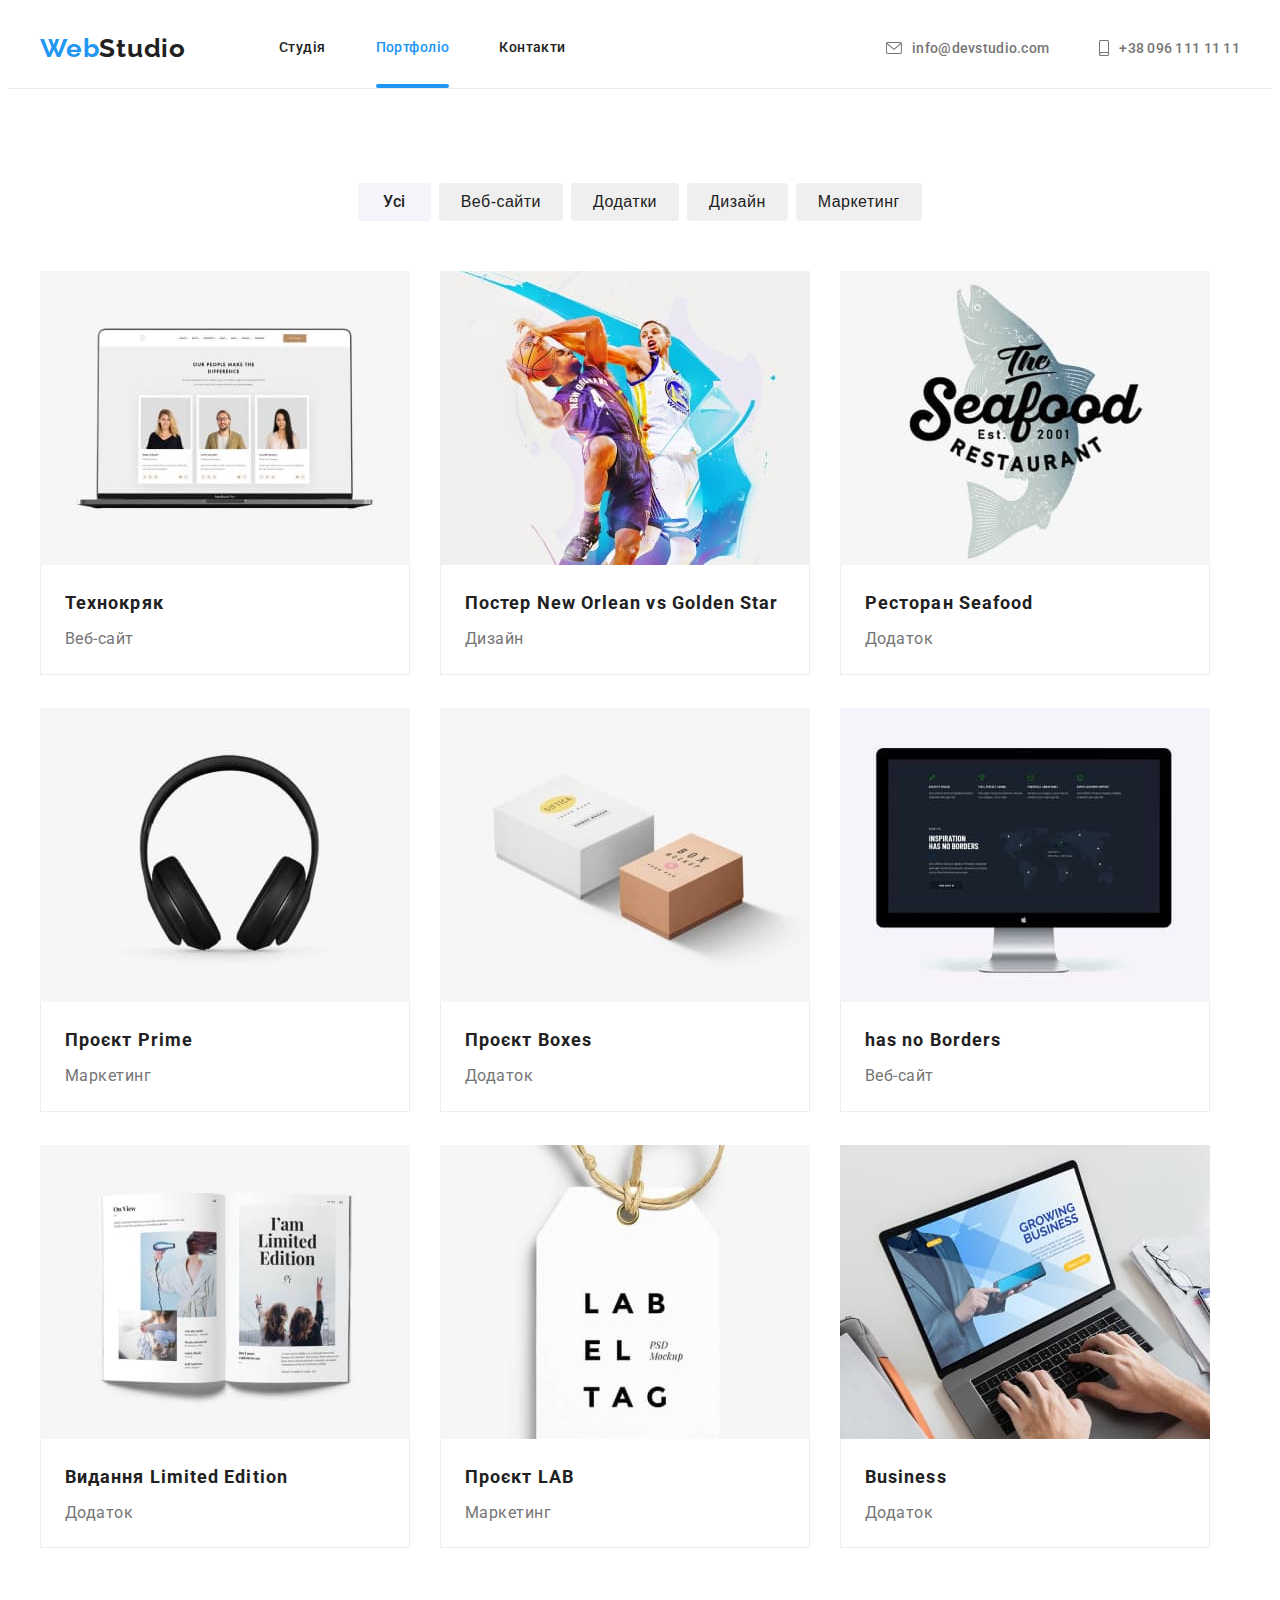
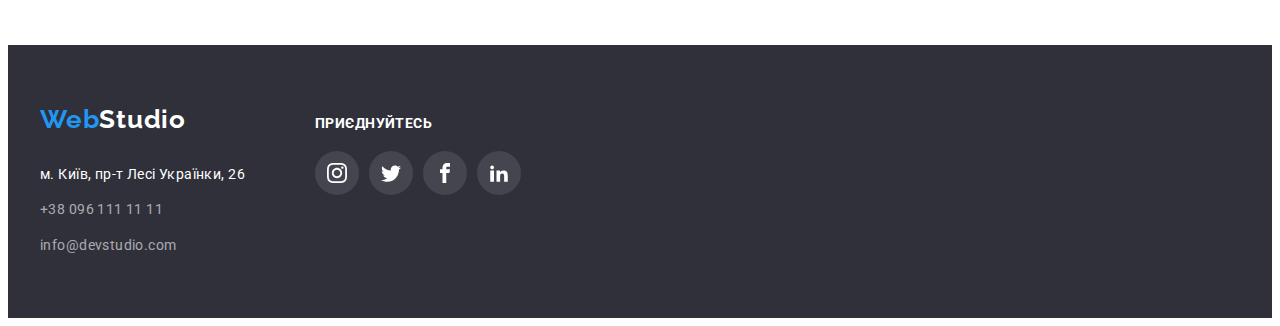
<file: home-work-5/portfolio.html>
<!DOCTYPE html>
<html lang="uk">
  <head>
    <meta charset="UTF-8">
    <meta http-equiv="X-UA-Compatible" content="IE=edge" />
    <meta name="viewport" content="width=device-width, initial-scale=1.0" />
    <link rel="preconnect" href="https://fonts.googleapis.com" />
    <link rel="preconnect" href="https://fonts.gstatic.com" crossorigin />
    <link
      href="https://fonts.googleapis.com/css2?family=Raleway:wght@700&family=Roboto:wght@400;500;700;900&display=swap"
      rel="stylesheet"
    />
      <link
      rel="stylesheet"
      href="https://cdnjs.cloudflare.com/ajax/libs/modern-normalize/1.1.0/modern-normalize.min.css"
      integrity="sha512-wpPYUAdjBVSE4KJnH1VR1HeZfpl1ub8YT/NKx4PuQ5NmX2tKuGu6U/JRp5y+Y8XG2tV+wKQpNHVUX03MfMFn9Q=="
      crossorigin="anonymous"
      referrerpolicy="no-referrer"
    />
    <!--верстка второй страницы -->
    <link rel="stylesheet" href="./css/styles.css" />
    <title>Portfolio</title>
  </head>
  <body>
    <header>
      <div class="container-header">
      
        <a href="./index.html" class="logo"
          >Web<span class="logo-studios">Studio</span></a
        >
        <ul class="header-link">
          <li><a class="link-stydio " href="./index.html">Студія</a></li>
          <li class="link-stydio-general"><a class="link-port current"  href="./portfolio.html">Портфоліо</a></li>
          <li><a class="link-cont " href="./contacs.html">Контакти</a></li>
        </ul>
        
      </nav>
      <ul class="header-link-tel">
        <li>
          <a class="link-mail" href="mailto:info@devstudio.com">
            <svg class="icon-letter" width="16" height="12">
                      <use href="./images/symbol-defs.svg#icon-letter"></use>
                      </svg>
            info@devstudio.com</a
          >
        </li>
        <li>
          <a class="link-tel" href="tel:+380961111111">
             <svg class="icon-phone" width="10" height="16">
            <use href="./images/symbol-defs.svg#icon-smartphone"></use>
           </svg>
            +38 096 111 11 11</a>
        </li>
      </ul>
      </div>
    </header>
    <main>

      <section class="section-portfolio">
        <div class="container">
        <h1 class="visually-hidden">Portfolio</h1>
        <ul class="port-button">
          <!--список button -->

          <li>
<!--<a  href="/" class="href-port-buttons">-->
            <button type="button" class="all-buttom">Усі</button>
          </li>

          <li>
            <button type="button" class="web-buttom">Веб-сайти</button>
          </li>

          <li>
            <button type="button" class="applications">Додатки</button>
               </li>
          
               <li>
            <button type="button" class="port-design">Дизайн</button>
</li>

          <li>
            <button type="button" class="port-marketing">Маркетинг</button>
            </li>
        </ul>
       
      
        
<!--список картинок -->
  
        <ul class="images-list">
          <li class="borders-portfolio">
            <a class="images-border-portfolio" href="https://www.ukr.net/"  tabindex="0">
             <!--Начало оверлея  -->
              <div class="card-portfolio">
            <img class="about-img" src="./images/techno.jpg.jpg" alt="techno-kryak" width="370" />
            <div class="overlay">
                                    <p class="description-picture">Ресурс пропонує комплексні пропозиції з різним рівнем
                                        функціоналу та сервісів. Все це дозволить відвідувачу отримати вичерпні
                                        відомості про компанію чи приватну особу.</p>
                                </div>
                            </div>
            <!--Конец оверлея -->

            <div class="padding-portfolio">
            <h2 class="technokryak"><span>Технокряк</span></h2>
            <p  class="web-port">Веб-сайт</p>
            </div>
            </a>
          </li>

          <li class="borders-portfolio">
            <a href="#" class="images-border-portfolio">
              
              <div class="card-portfolio">
            <img
              src="./images/basket.jpg"
              alt="basketball-design"
              width="370"
            />
            <div class="overlay">
                                    <p class="description-picture">Ресурс пропонує комплексні пропозиції з різним рівнем
                                        функціоналу та сервісів. Все це дозволить відвідувачу отримати вичерпні
                                        відомості про компанію чи приватну особу.</p>
                                </div>
                            </div>

            <div class="padding-portfolio">
             <h2 class="basket-star">
              <span>Постер New Orlean vs Golden Star</span>
            </h2>
           <p class="port-design-basket">Дизайн</p>
           </div>
            </a>
          </li>

          <li class="borders-portfolio">
            <a href="https://translate.google.com/?hl=ru" class="images-border-portfolio">
               
              <!--Начало оверлея  -->
              <div class="card-portfolio"> 
  <img src="./images/shark.jpg" alt="rest-seafood" width="370" />

   <div class="overlay">
                                    <p class="description-picture">Ресурс пропонує комплексні пропозиції з різним рівнем
                                        функціоналу та сервісів. Все це дозволить відвідувачу отримати вичерпні
                                        відомості про компанію чи приватну особу.</p>
                                </div>
                            </div>
            <!--Конец оверлея -->

            <div class="padding-portfolio">
            <h2 class="port-sea-food"><span>Ресторан Seafood</span></h2>
           <p class="sea-food">Додаток</p>
           </div>
            </a>
  </li>

          <li class="borders-portfolio">
            <a href="#" class="images-border-portfolio">

            <!--Начало оверлея  -->
              <div class="card-portfolio">
            <img src="./images/pods.jpg" alt="Проєкт Prime" width="370" />
             <div class="overlay">
                                    <p class="description-picture">Ресурс пропонує комплексні пропозиції з різним рівнем
                                        функціоналу та сервісів. Все це дозволить відвідувачу отримати вичерпні
                                        відомості про компанію чи приватну особу.</p>
                                </div>
                            </div>
            <!--Конец оверлея -->
            <div class="padding-portfolio">
             <h2 class="port-prime"><span>Проєкт Prime</span></h2>
           <p class="prime-marketing">Маркетинг</p>
           </div>
            </a>
          </li>

          <li class="borders-portfolio">
            <a href="#" class="images-border-portfolio">
              
              <!--Начало оверлея  -->
              <div class="card-portfolio">
            <img src="./images/box.jpg" alt="project-boxes" width="370" />
             <div class="overlay">
                                    <p class="description-picture">Ресурс пропонує комплексні пропозиції з різним рівнем
                                        функціоналу та сервісів. Все це дозволить відвідувачу отримати вичерпні
                                        відомості про компанію чи приватну особу.</p>
                                </div>
                            </div>
            <!--Конец оверлея -->

            <div class="padding-portfolio">
             <h2 class="port-project-box"><span>Проєкт Boxes</span></h2>
           
            <p class="applications-boxes">Додаток</p>
            </div>
            </a>
          </li>

          <li class="borders-portfolio">
            <a href="#" class="images-border-portfolio">
              
              <!--Начало оверлея  -->
              <div class="card-portfolio">  
            <img src="./images/monitor.jpg" alt="web-sites" width="370" />
             <div class="overlay">
                                    <p class="description-picture">Ресурс пропонує комплексні пропозиції з різним рівнем
                                        функціоналу та сервісів. Все це дозволить відвідувачу отримати вичерпні
                                        відомості про компанію чи приватну особу.</p>
                                </div>
                            </div>
            <!--Конец оверлея -->
            <div class="padding-portfolio">
            <h2 class="port-borders"><span>has no Borders</span></h2>
            
            <p class="port-border-cite">Веб-сайт</p>
            </div>
            </a>
          </li>

          <li class="borders-portfolio">
            <a href="#" class="images-border-portfolio">
              
              <!--Начало оверлея  -->
              <div class="card-portfolio">
            <img src="./images/book.jpg" alt="Limited Edition" width="370" />
            <div class="overlay">
                                    <p class="description-picture">Ресурс пропонує комплексні пропозиції з різним рівнем
                                        функціоналу та сервісів. Все це дозволить відвідувачу отримати вичерпні
                                        відомості про компанію чи приватну особу.</p>
                                </div>
                            </div>
            <!--Конец оверлея -->

            <div class="padding-portfolio">
            <h2 class="port-book-limited">
              <span>Видання Limited Edition</span>
            </h2>
           <p class="port-application-books">Додаток</p>
           </div>
            </a>
          </li>

          <li class="borders-portfolio">
            <a href="#" class="images-border-portfolio">
             
              <!--Начало оверлея  -->
              <div class="card-portfolio">
            <img src="./images/labeltag.jpg" alt="project-lab" width="370" />
            <div class="overlay">
                                    <p class="description-picture">Ресурс пропонує комплексні пропозиції з різним рівнем
                                        функціоналу та сервісів. Все це дозволить відвідувачу отримати вичерпні
                                        відомості про компанію чи приватну особу.</p>
                                </div>
                            </div>
            <!--Конец оверлея -->

            <div class="padding-portfolio">
            <h2 class="port-project-lab"><span>Проєкт LAB</span></h2>
             <p class="port-marketing-lab">Маркетинг</p>
             </div>
            </a>
          </li>

          <li class="borders-portfolio">
   
            <a href="#" class="images-border-portfolio">
              
               <!--Начало оверлея  -->
           <div class="card-portfolio">
            <img
              src="./images/growing.jpg.jpg"
              alt="Growing Business"
              width="370"
            />
             <div class="overlay">
                                    <p class="description-picture">Ресурс пропонує комплексні пропозиції з різним рівнем
                                        функціоналу та сервісів. Все це дозволить відвідувачу отримати вичерпні
                                        відомості про компанію чи приватну особу.</p>
                                </div>
                            </div>

            <!--Конец оверлея -->

            <div class="padding-portfolio">
             <h2 class="port-grow-business"><span>Business</span></h2>
            <p class="port-aplications-business">Додаток</p>
            </div>
            </a>
          </li>
        </ul>
        </div>
      </section>
    </main>

   
    <footer class="main-footer">
     <div class="container footer">
        <div class="footer-info">
      <a href="/" class="logo-footer"
        >Web<span class="footer-studios">Studio</span></a
      >

      <address class="footer-adress">
        <ul class="footer-connect">
          <li class="clas-footer-loc">
            <a
              href="https://goo.gl/maps/CPtrU1FHBa2aNyZL9"
              target="_blank"
              rel="noopener noreferrer nofollow"
              class="location"
              >м. Київ, пр-т Лесі Українки, 26</a
            >
          </li>
          <li class="clas-footer-tel">
            <a href="tel:+380961111111" class="footer-tel">+38 096 111 11 11</a>
          </li>
          <li class="footer-email">
            <a
              href="mailto:info@devstudio.com"
              lang="en"
              class="clas-footer-email"
              >info@devstudio.com</a
            >
            
          </li>
        </ul>
      </address>
      </div>
      <!-- 2 див в футере -->
     
        <div class="footer-icon">
        <p class="joins">приєднуйтесь</p>
        <ul class="social-list">
                <li class="social-list-item">
                  <a  href="https://instagram.com/" class="social-list-link" aria-label="instagram-igor" >
                     <svg class="social-icon" width="20" height="20">
                      <use href="./images/symbol-defs-1.svg#icon-instagram"></use>
                      </svg>
                     </a>
                     </li>

                <li class="social-list-item">
                  <a class="social-list-link" href="https://twitter.com/" aria-label="twitter-igor">
                     <svg class="social-icon" width="20" height="20">
                      <use href="./images/symbol-defs-1.svg#icon-twitter"></use>
                      </svg>
                     </a>
                </li>
                <li class="social-list-item">
                  <a href="https://www.facebook.com/" class="social-list-link" aria-label="facebook-igor">
                     <svg class="social-icon" width="20" height="20">
                      <use href="./images/symbol-defs-1.svg#icon-facebook"></use>
                      </svg>
                     </a>
                </li>
                 <li class="social-list-item">
                  
                  <a class="social-list-link" href="https://www.linkedin.com/">
                     <svg class="social-icon" width="20" height="20" >
                      <use href="./images/symbol-defs-1.svg#icon-linkedin2"></use>
                      </svg>
                     </a>
                </li>
        </ul>
        </div>
       </div>
      
    </footer>
  </body>
</html>
</file>
<file: css/styles.css>
:root {
  --main-color: #212121;
  --action-color: #ffffff;
  --brand-color: #2196f3;
  --background-color: #2f303a;
  --text-color: #757575;
  --new-color: #f5f4fa;
  --icon-hover-color: #2196f3;
  --main-color-icon: #afb1b8;
  --color-shadow:  box-shadow: 0px 2px 2px 0px #0000001F;

box-shadow: 0px 1px 2px 0px #00000014;

box-shadow: 0px 3px 1px 0px #0000001A;

}

body {
  font-family: "Roboto", sans-serif;
  color: var(--main-color);
  background-color: var(--action-color);
  font-size: 14px;
}

/* logotips */
.logo {
  font-family: Raleway;
  font-weight: 700;
  font-size: 26px;
  line-height: 1.1;
  color: var(--brand-color);
  text-decoration: none;
  letter-spacing: 0.03em;
  margin-right: 93px;
}

.logo-studios {
  font-style: normal;
  font-weight: 700;
  font-size: 26px;
  line-height: 1.1;
  color: var(--main-color);
}
/* logo-portfolio */
.section-portfolio {
  padding-top: 94px;
  padding-bottom: 94px;
}
.logo-portfolio {
  font-family: Raleway;
  font-weight: 700;
  font-size: 26px;
  line-height: 1.1;
  color: var(--brand-color);
  text-decoration: none;
  letter-spacing: 0.03em;
}

/* footers */
.main-footer {
  background: var(--background-color);
  padding-top: 60px;
  padding-bottom: 60px;
}
.footer-connect {
  padding: 0;
  margin: 0;
}
.logo-footer {
  text-decoration: none;
  font-family: Raleway;
  font-style: normal;
  font-weight: 700;
  font-size: 26px;
  line-height: 1.1;
  letter-spacing: 0.03em;
  color: var(--brand-color);
  margin-right: 93px;
  padding: 0;
  margin: 0;
}
.footer-adress {
  margin-top: 28px;
}
.clas-footer-loc {
  list-style: none;
  margin-top: 0;
  padding: 0;
}
.location {
  list-style: none;
  color: var(--action-color);
  font-style: normal;
  font-weight: 400;
  font-size: 14px;
  line-height: 24px;
  letter-spacing: 0.03em;
  text-decoration: none;
  margin-top: 28px;
}

.location:hover {
  color: var(--brand-color);
}
.location:focus {
  color: var(--brand-color);
}
.footer{
  display: flex;
  align-items: baseline;
}
.clas-footer-tel {
  list-style: none;
  margin: 0;
  padding: 0;
  margin-bottom: 12px;
  margin-top: 12px;
}

.footer-tel {
  font-style: normal;
  font-size: 14px;
  line-height: 1.7;
  list-style: none;
  letter-spacing: 0.03em;

  color: rgba(255, 255, 255, 0.6);
  text-decoration: none;
}
.footer-tel:hover {
  color: var(--brand-color);
}
.footer-tel:focus {
  color: var(--brand-color);
}

.footer-studios {
  color: var(--action-color);
}
.footer-email {
  list-style: none;
  margin: 0;
  padding: 0;
}
.clas-footer-email {
  font-style: normal;

  font-size: 14px;
  line-height: 1.7;

  letter-spacing: 0.03em;

  color: rgba(255, 255, 255, 0.6);
  text-decoration: none;
  padding: 0;
  margin: 0;
}
.clas-footer-email:hover {
  color: var(--brand-color);
}
.clas-footer-email:focus {
  color: var(--brand-color);
}
/*footer-join*/
.footer-icon{
  margin-left: 70px;
}

.joins{
  margin-top: 0;
  margin-bottom: 20px;
    color: var(--action-color);
    font-weight: 700;
    line-height: normal;
    letter-spacing: 0.42px;
    text-transform: uppercase;

}
.footer .social-icon{
  fill: var(--action-color);

}
.footer .social-list-link{
  background-color: rgba(255, 255, 255, 0.10);
}

/* background and button */

.main-effect-bussines {
  text-align: center;
  font-weight: 900;
  font-size: 44px;
  line-height: 1.3;
  background: var(--background-color);
  padding-top: 200px;
  padding-bottom: 200px;

}
.main-effect-bussines {
      max-width: 1600px;
    margin-left: auto;
    margin-right: auto;
    padding-top: 200px;
    padding-bottom: 200px;
    text-align: center;
  background-image: linear-gradient(rgba(0, 0, 0, 0.5), rgba(0, 0, 0, 0.5)),
    url(https://i.postimg.cc/7hsmkbqQ/fon-Img-jpg.jpg);
  background-repeat: no-repeat;

 
 
  background-size: cover;
  background-color: #c4c4c4;
  background-position: center;
}
.our-bussines {
  color: var(--action-color);
  font-weight: 900;
  font-size: 44px;
  line-height: 1.3;
  text-align: center;
  letter-spacing: 0.06em;
  text-transform: uppercase;

  max-width: 696px;
  margin: 0 auto;

  margin-top: 0;
  margin-bottom: 30px;
}

.order-button {
  background-color: var(--brand-color);
  text-align: center;
  border-radius: 4px;
  box-shadow: 0px 4px 4px rgba(0, 0, 0, 0.15);
  margin: 0;
  cursor: pointer;
  font-family: "Roboto";
  font-weight: 700;
  font-size: 16px;
  line-height: 1.8;

  align-items: center;

  letter-spacing: 0.06em;

  color: var(--action-color);
   transition: background-color 250ms cubic-bezier(0.4, 0, 0.2, 1);
}
.order-button:hover {
  background: #188ce8;
}
.order-button:focus {
  background: #188ce8;
}
/*modal-windows*/
.backdrop{
 
  position: fixed;
  width: 100%;
  height: 100%;
  top: 0;
  left: 0;
  background-color: rgba(0, 0, 0, 0.03);
}
.backdrop.is-hidden{
 opacity: 0;
  pointer-events: none;
  visibility: hidden;
}
.modal-wrapper{
  position: absolute;
  top: 50%;
  left: 50%;
  transform: translate(-50%, -50% );
  border-radius: 4px;
background: #FFF;
box-shadow: 0px 2px 1px 0px rgba(0, 0, 0, 0.20), 0px 1px 1px 0px rgba(0, 0, 0, 0.14), 0px 1px 3px 0px rgba(0, 0, 0, 0.12);
  width: 528px;
height: 581px;
flex-shrink: 0;

 transition: background-color 250ms cubic-bezier(0.4, 0, 0.2, 1);
 
}
.modal-btn{
  position: absolute;
  display: flex;
  justify-content: center;
  align-items: center;
  top: 10px;
  right: 10px;
 width: 30px;
height: 30px;
flex-shrink: 0;
  cursor: pointer;
  border: 1px solid #0000001A;
  border-radius: 50%;
  background-color: transparent;
padding: 0;
 transition: background-color 250ms cubic-bezier(0.4, 0, 0.2, 1), border-color 250ms cubic-bezier(0.4, 0, 0.2, 1);
}
/* links */
.header-link {
  list-style: none;
  display: flex;
  gap: 50px;
  margin-top: 0;
  margin-bottom: 0;
  padding-left: 0;

  
}

.header-link-tel {
  list-style: none;
  display: flex;
  gap: 50px;
  justify-content: right;
  align-items: center;

  margin-left: auto;
  margin-top: 0;
  margin-bottom: 0;
  padding: 0;
 transition: color 250ms cubic-bezier(0.4, 0, 0.2, 1);
}

.link-web {
  color: var(--brand-color);
}
/* hover */
.link-stydio {
  font-weight: 500;
  font-family: "Roboto";

  line-height: 1.1;

  letter-spacing: 0.03em;
  color: var(--main-color);
  text-decoration: none;

  padding-top: 32px;
  padding-bottom: 32px;

  display: block;
  position: relative;
   transition: color 250ms cubic-bezier(0.4, 0, 0.2, 1);


}
.link-stydio-general .link-stydio::after{
  position: absolute;
  content: "";
 
  bottom: 0;
  left: 0;

  border-radius: 2px;
background-color: var(--brand-color);
width: 100%;
height: 4px;

}
.link-stydio.current {
  color: var(--brand-color);
}

.link-stydio:hover {
  color: var(--brand-color);
}
.link-stydio:focus {
  color: var(--brand-color);
}

.link-port{
 font-weight: 500;
  font-family: "Roboto";

  line-height: 1.1;

  letter-spacing: 0.03em;
  color: var(--main-color);
  text-decoration: none;

  padding-top: 32px;
  padding-bottom: 32px;

  display: block;
  position: relative;
  transition: color 250ms cubic-bezier(0.4, 0, 0.2, 1);
}
.link-stydio-general .link-port::after{
   position: absolute;
  content: "";
 
  bottom: 0;
  left: 0;

  border-radius: 2px;
background-color: var(--brand-color);
width: 100%;
height: 4px;
}



.link-port:hover{
  color: var(--brand-color);
}
.link-port:focus{
  color: var(--brand-color);
}
.link-port.current{
  color: var(--brand-color);

}

.link-cont{
  color: var(--main-color);
}
.link-cont {
   font-weight: 500;
  font-family: "Roboto";

  line-height: 1.1;

  letter-spacing: 0.03em;
  color: var(--main-color);
  text-decoration: none;

  padding-top: 32px;
  padding-bottom: 32px;

  display: block;
  position: relative;
transition: color 250ms cubic-bezier(0.4, 0, 0.2, 1);
}
.link-stydio-general .link-cont::after{
  position: absolute;
  content: "";
  display: block;
  bottom: 0;
  left: 0;

  border-radius: 2px;
background-color: var(--brand-color);
width: 100%;
height: 4px;
}

.link-cont.current {
  color: var(--main-color);
}

.link-cont:hover {
  color: var(--brand-color);
}
.link-cont:focus {
  color: var(--brand-color);
}
.link-mail {
  color: var(--text-color);
  text-decoration: none;
  letter-spacing: 0.02em;
  font-weight: 500;
  align-items: center;

  padding-top: 32px;
  padding-bottom: 32px;
   display: flex;
     transition: color 250ms cubic-bezier(0.4, 0, 0.2, 1);
}
.icon-letter {
  margin-right: 10px;
  fill: currentColor;

}

.link-mail:hover {
  color: var(--brand-color);
}
.link-mail:focus {
  color: var(--brand-color);
}
.link-tel {
  color: var(--text-color);
  text-decoration: none;
  align-items: center;
  letter-spacing: 0.02em;
  font-weight: 500;
  padding-top: 32px;
  padding-bottom: 32px;
   display: flex;
     transition: color 250ms cubic-bezier(0.4, 0, 0.2, 1);
}
.icon-phone{
  margin-right: 10px;
  fill: currentColor;

}

.link-tel:hover {
  color: var(--brand-color);
}
.link-tel:focus {
  color: var(--brand-color);
}

/* texts */
.hidden {
  padding-top: 94px;
  padding-bottom: 94px;
}
.working {
  list-style: none;
  display: flex;
  gap: 30px;

  margin-top: 0;
  margin-bottom: 0;
  padding-left: 0;
}


.working li {
  width: 270px;
}
.social-icon-antenna {
  height: 120px;
  display: flex;
  justify-content: center;
  align-items: center;
  margin-bottom: 30px;
  background-color: var(--new-color);
  border-radius: 4px;
}

.punkts {
  font-family: "Roboto";
  font-weight: 700;
  font-size: 14px;
  line-height: 1.1;
  letter-spacing: 0.03em;
  text-transform: uppercase;
  color: var(--main-color);
  margin: 0;
  padding: 0;
}
.punkts-li {
  width: 270px;
}
.exercise {
  font-family: "Roboto";
  font-size: 14px;
  line-height: 1.7;
  letter-spacing: 0.03em;
  color: var(--text-color);
  margin-bottom: 0;
  margin: 10px;
  margin-left: 0;
}

.plants {
  font-family: "Roboto";
  font-weight: 700;
  font-size: 14px;
  line-height: 1.1;
  letter-spacing: 0.03em;
  text-transform: uppercase;
  color: var(--main-color);
  margin: 0;
  margin-bottom: 10px;
  padding: 0;
}
.plants-li {
  width: 500px;
}
.conslt {
  font-family: "Roboto";
  font-weight: 400;
  font-size: 14px;
  line-height: 1.7;
  letter-spacing: 0.03em;
  color: var(--text-color);
  margin-bottom: 0;
  margin: 0;
  margin-left: 0;
}

.modern-tech {
  font-family: "Roboto";
  font-weight: 700;
  font-size: 14px;
  line-height: 1.1;
  letter-spacing: 0.03em;
  text-transform: uppercase;

  color: var(--main-color);
  margin: 0;
  margin-bottom: 10px;
  padding: 0;
}

.real-exercise {
  font-family: "Roboto";
  font-weight: 400;
  font-size: 14px;
  line-height: 1.7;

  letter-spacing: 0.03em;

  color: var(--text-color);
  margin-bottom: 0;
  margin: 0;
  margin-left: 0;
}
/* header doing before picture */
/*container */
header {
  border-bottom: 1px solid #ececec;
}
.container {
  max-width: 1200px;
  margin: 0 auto; /* Центрує контейнер */
  padding: 0 15px; /* Горизонтальні паддинги */
}
container:footer{
  display: flex;
}

.container-header {
  margin: 0 auto;
  width: 1200px;
  padding: 0 15px;
  display: flex;
  align-items: center;
}
.nav {
  display: flex;
  align-items: center;
}
.container-footer {
  margin: 0 auto;
  width: 1200px;
  padding: 0 15px;
}

.container-portfolio {
  margin: 0 auto;
  width: 1200px;
  padding: 0 15px;

  text-align: center;
  margin-top: 32px;
}
.container-business {
  margin-left: auto;
  margin-right: auto;
  width: 1200px;
}

.container-team {
  margin: 0 auto;
  width: 1200px;
  padding: 0 15px;
}
.container-hidden {
  margin: 0 auto;
  width: 1200px;
  padding: 0 15px;
}

.section-header-doing {
  display: flex;
  gap: 30px;
  padding-bottom: 94px;
}
.heaer-doing {
  font-weight: 700;
  font-size: 36px;
  line-height: 1.1;
  text-align: center;
  letter-spacing: 0.03em;
  color: var(--main-color);

  margin-bottom: 50px;
  margin-top: 0;
  padding: 0;
}
/* picture-gadget */

.gadgets-pictures {
  display: flex;
  gap: 30px;
  margin: 0;
  padding: 0;
  list-style: none;
}

.gadgets {
  list-style: none;
  position: relative;
  display: flex;
  justify-content: center;
}
.gadgets::before{
  position: absolute;
  bottom: 0;
  right: 0;

  content: "";
  display: block;
  width: 100%;
  height: 50px;
  background-color:rgba(47, 48, 58, 0.80);;
}
/*.descopt::before{
  display: flex;
  text-align: center;
  align-items: center;
  color: var(--action-color);
}*/
.gadgets p{
  position: absolute;
  bottom: 0; /* Настройте расположение текста */
  left: 107px; /* Настройте расположение текста */
  color: var(--action-color);
  font-size: 14px;
font-style: normal;
font-weight: 700;
line-height: normal;
letter-spacing: 0.42px;
text-transform: uppercase;

}


.attention-details-li {
  width: 270px;
}

.attention-details {
  color: var(--main-color);

  font-weight: 700;
  font-size: 14px;
  line-height: 1.1;
  letter-spacing: 0.03em;
  text-transform: uppercase;
  text-align: justify;

  list-style: none;
  margin: 0;
  margin-bottom: 10px;
  padding: 0;
}
.text {
  font-size: 14px;
  line-height: 1.7;
  letter-spacing: 0.03em;
  color: var(--text-color);
  list-style: none;
  margin-bottom: 0;
  margin-top: 0;
}

/* portfolio */

.port-button {
  list-style: none;
  cursor: pointer;
  display: flex;
  justify-content: center;

  text-decoration: none;
  margin-top: 0;
  margin-bottom: 50px;

  padding-left: 0;

  gap: 8px;
  padding-left: 25px;
  padding-right: 25px;
}
.all-buttom {
  list-style: none;
  cursor: pointer;
  text-align: center;
  background: var(--new-color);
  border-radius: 4px;
  border: none;

  font-family: inherit;
  font-style: normal;
  font-weight: 500;
  font-size: 16px;
  line-height: 1.6;

  text-align: center;
  letter-spacing: 0.03em;

  color: var(--main-color);

 
}
.all-buttom:hover{
  color: var(--action-color);
  background: var(--brand-color);
  
 box-shadow: 1px 4px 6px 0px rgba(0, 0, 0, 0.16), 0px 4px 4px 0px rgba(0, 0, 0, 0.06), 0px 1px 1px 0px rgba(0, 0, 0, 0.12);
}
.all-buttom:focus{
  color: var(--action-color);
  background: var(--brand-color);
   box-shadow: 1px 4px 6px 0px rgba(0, 0, 0, 0.16), 0px 4px 4px 0px rgba(0, 0, 0, 0.06), 0px 1px 1px 0px rgba(0, 0, 0, 0.12);
}
.all-buttom{
      padding-left: 25px;
    padding-right: 25px;
     padding-top: 6px;
    padding-bottom: 6px;
}
/*.href-port-buttons:hover{
color: var(--action-color);
  background: var(--brand-color);
  
 box-shadow: 1px 4px 6px 0px rgba(0, 0, 0, 0.16), 0px 4px 4px 0px rgba(0, 0, 0, 0.06), 0px 1px 1px 0px rgba(0, 0, 0, 0.12);
}*/
.web-buttom {
 padding-top: 6px;
    padding-bottom: 6px;
    padding-left: 22px;
    padding-right: 22px;
    font-weight: 500;
    line-height: 1.63;
    letter-spacing: 0.48px;
  color: var(--main-color);
  
  border: none;
    border-radius: 4px;

    font-size: 16px;
    text-align: center;
   
    cursor: pointer;
}

.web-buttom:hover {
  color: var(--action-color);
  background: var(--brand-color);
  
  box-shadow: 1px 4px 6px 0px rgba(0, 0, 0, 0.16), 0px 4px 4px 0px rgba(0, 0, 0, 0.06), 0px 1px 1px 0px rgba(0, 0, 0, 0.12);
}
.web-buttom:focus {
  color: var(--action-color);
  background: var(--brand-color);
  box-shadow: 1px 4px 6px 0px rgba(0, 0, 0, 0.16), 0px 4px 4px 0px rgba(0, 0, 0, 0.06), 0px 1px 1px 0px rgba(0, 0, 0, 0.12);
}


.applications {
  padding-top: 6px;
    padding-bottom: 6px;
    padding-left: 22px;
    padding-right: 22px;
    font-weight: 500;
    line-height: 1.63;
    letter-spacing: 0.48px;
  color: var(--main-color);
  
  border: none;
    border-radius: 4px;

    font-size: 16px;
    text-align: center;
   
    cursor: pointer;
}
.applications:hover {
  color: var(--action-color);
  background: var(--brand-color);
 box-shadow: 1px 4px 6px 0px rgba(0, 0, 0, 0.16), 0px 4px 4px 0px rgba(0, 0, 0, 0.06), 0px 1px 1px 0px rgba(0, 0, 0, 0.12);
}
.applications:focus {
  color: var(--action-color);
  background: var(--brand-color);
  box-shadow: 1px 4px 6px 0px rgba(0, 0, 0, 0.16), 0px 4px 4px 0px rgba(0, 0, 0, 0.06), 0px 1px 1px 0px rgba(0, 0, 0, 0.12);
}

.port-design {
 
  padding-top: 6px;
    padding-bottom: 6px;
    padding-left: 22px;
    padding-right: 22px;
    font-weight: 500;
    line-height: 1.63;
    letter-spacing: 0.48px;
  color: var(--main-color);
  
  border: none;
    border-radius: 4px;

    font-size: 16px;
    text-align: center;
   
    cursor: pointer;
}
.port-design:hover {
  color: var(--action-color);
  background: var(--brand-color);
box-shadow: 1px 4px 6px 0px rgba(0, 0, 0, 0.16), 0px 4px 4px 0px rgba(0, 0, 0, 0.06), 0px 1px 1px 0px rgba(0, 0, 0, 0.12);
}
.port-design:focus {
  color: var(--action-color);
  background: var(--brand-color);
  box-shadow: 1px 4px 6px 0px rgba(0, 0, 0, 0.16), 0px 4px 4px 0px rgba(0, 0, 0, 0.06), 0px 1px 1px 0px rgba(0, 0, 0, 0.12);
}

.port-marketing {

  padding-top: 6px;
    padding-bottom: 6px;
    padding-left: 22px;
    padding-right: 22px;
    font-weight: 500;
    line-height: 1.63;
    letter-spacing: 0.48px;
  color: var(--main-color);
  
  border: none;
    border-radius: 4px;

    font-size: 16px;
    text-align: center;
   
    cursor: pointer;
}
.port-marketing:hover {
  color: var(--action-color);
  background: var(--brand-color);
box-shadow: 1px 4px 6px 0px rgba(0, 0, 0, 0.16), 0px 4px 4px 0px rgba(0, 0, 0, 0.06), 0px 1px 1px 0px rgba(0, 0, 0, 0.12);
}
.port-marketing:focus {
  color: var(--action-color);
  background: var(--brand-color);
  box-shadow: 1px 4px 6px 0px rgba(0, 0, 0, 0.16), 0px 4px 4px 0px rgba(0, 0, 0, 0.06), 0px 1px 1px 0px rgba(0, 0, 0, 0.12);
}

/* portfolio-images */
img {
  display: block;
}

.images-list {
  list-style-type: none;
  display: flex;
  flex-wrap: wrap;
  gap: 30px;
  padding: 0;
  margin: 0;

}

.images-border-portfolio{
  display: inline-block;
  transition: transform 250ms cubic-bezier(0.4, 0, 0.2, 1);
   width: 370px;
   color: var(--text-color);
}
.images-border-portfolio:hover,
.images-border-portfolio:focus {
  box-shadow: 1px 4px 6px 0px rgba(0, 0, 0, 0.16), 0px 4px 4px 0px rgba(0, 0, 0, 0.06), 0px 1px 1px 0px rgba(0, 0, 0, 0.12);
}
.about-img{
display: block;
}
.card-portfolio{
  position: relative;
  overflow: hidden;
  
}
.overlay{
  position: absolute;
    top: 0;
    bottom: 0;
    left: 0;
    right: 0;

    display: flex;
    justify-content: center;
    align-items: center;
    padding-left: 24px;
    padding-right: 24px;

    background-color: rgba(33, 150, 243, 0.90);
    transform: translateY(100%);
    transition: transform 250ms cubic-bezier(0.4, 0, 0.2, 1);
}
.description-picture{
  font-size: 18px;
color: var(--action-color);
line-height: 28px; /* 155.556% */
letter-spacing: 0.54px;
}
.images-border-portfolio:hover .overlay,
.images-border-portfolio:focus .overlay{
  transform: translateY(0%);
}

/*
.borders-portfolio:hover .about-img{
  display: inline-block;
  content: '';
  position: absolute;
  left: 0;
  top: 0;
  width: 100%;
  height: 100%;
  background: rgba(33, 150, 243, 0.90);
  transform: translateY(-100%);
  transition: 250ms cubic-bezier(0.4, 0, 0.2, 1);
}*/

.padding-portfolio {
  padding-top: 20px;
  padding-bottom: 20px;
  padding-left: 24px;
  padding-right: 24px;

  border-bottom: 1px solid #eeeeee;
  border-left: 1px solid #eeeeee;
  border-right: 1px solid #eeeeee;
}
.padding-portfolio{
  position: relative;
  overflow: hidden;
}
/*.padding-portfolio::before{
  display: inline-block;
  content: '';
  position: absolute;
  left: 0;
  top: 0;
  width: 100%;
  height: 100%;
  background: rgba(33, 150, 243, 0.90);
  transform: translateY(-100%);
  transition: 250ms cubic-bezier(0.4, 0, 0.2, 1);
}*/
a:link {
  text-decoration: none;
  
}

.technokryak {
  font-weight: 700;
  font-size: 18px;
  line-height: 2;
  letter-spacing: 0.06em;
  color: var(--main-color);
  list-style: none;
  padding: 0;
  margin: 0;
  margin-left: 0;
  margin-top: 0;
  margin-bottom: 4px;
}
.web-port {
  font-weight: 400;
  font-size: 16px;
  line-height: 1.8;
  letter-spacing: 0.03em;
  color: var(--text-color);
  text-decoration: none;

  padding: 0;
  margin: 0;
  margin-left: 0;
}

.basket-star {
  font-weight: 700;
  font-size: 18px;
  line-height: 2;
  letter-spacing: 0.06em;
  color: var(--main-color);
  padding: 0;
  margin: 0;
  margin-top: 0;
  margin-left: 0;
  margin-bottom: 4px;
}
.port-design-basket {
  font-weight: 400;
  font-size: 16px;
  line-height: 1.8;
  letter-spacing: 0.03em;
  color: var(--text-color);
  padding: 0 0;
  margin: 0;
  margin-left: 0;
}

.port-sea-food {
  font-weight: 700;
  font-size: 18px;
  line-height: 2;
  letter-spacing: 0.06em;
  color: var(--main-color);
  padding: 0;
  margin: 0;
  margin-top: 0;
  margin-left: 0;
  margin-bottom: 4px;
}
.sea-food {
  font-weight: 400;
  font-size: 16px;
  line-height: 1.8;
  letter-spacing: 0.03em;
  color: var(--text-color);
  padding: 0;
  margin: 0;
  margin-left: 0;
}

.port-prime {
  font-weight: 700;
  font-size: 18px;
  line-height: 2;
  letter-spacing: 0.06em;
  color: var(--main-color);
  padding: 0;
  margin: 0;
  margin-top: 0;
  margin-left: 0;
  margin-bottom: 4px;
}
.prime-marketing {
  font-weight: 400;
  font-size: 16px;
  line-height: 1.8;
  letter-spacing: 0.03em;
  color: var(--text-color);
  padding: 0;
  margin: 0;
  margin-left: 0;
}

.port-project-box {
  font-weight: 700;
  font-size: 18px;
  line-height: 2;
  letter-spacing: 0.06em;
  color: var(--main-color);
  padding: 0;
  margin: 0;
  margin-top: 0;
  margin-left: 0;
  margin-bottom: 4px;
}
.applications-boxes {
  font-weight: 400;
  font-size: 16px;
  line-height: 1.8;
  letter-spacing: 0.03em;
  color: var(--text-color);
  padding: 0;
  margin: 0;
  margin-left: 0;
}

.port-borders {
  font-weight: 700;
  font-size: 18px;
  line-height: 2;
  letter-spacing: 0.06em;
  color: var(--main-color);
  padding: 0;
  margin: 0;
  margin-top: 0;
  margin-left: 0;
  margin-bottom: 4px;
}
.port-border-cite {
  font-weight: 400;
  font-size: 16px;
  line-height: 1.8;
  letter-spacing: 0.03em;
  color: var(--text-color);
  padding: 0;
  margin: 0;
  margin-left: 0;
}

.port-book-limited {
  font-weight: 700;
  font-size: 18px;
  line-height: 2;
  letter-spacing: 0.06em;
  color: var(--main-color);
  padding: 0;
  margin: 0;
  margin-top: 0;
  margin-left: 0;
  margin-bottom: 4px;
}
.port-application-books {
  font-weight: 400;
  font-size: 16px;
  line-height: 1.8;
  letter-spacing: 0.03em;
  color: var(--text-color);
  padding: 0;
  margin: 0;
  margin-left: 0;
}

.port-project-lab {
  font-weight: 700;
  font-size: 18px;
  line-height: 2;
  letter-spacing: 0.06em;
  color: var(--main-color);
  padding: 0;
  margin: 0;
  margin-top: 0;
  margin-left: 0;
  margin-bottom: 4px;
}
.port-marketing-lab {
  font-weight: 400;
  font-size: 16px;
  line-height: 1.8;
  letter-spacing: 0.03em;
  color: var(--text-color);
  padding: 0;
  margin: 0;
  margin-left: 0;
}

.port-grow-business {
  font-weight: 700;
  font-size: 18px;
  line-height: 2;
  letter-spacing: 0.06em;
  color: var(--main-color);
  padding: 0;
  margin: 0;
  margin-top: 0;
  margin-left: 0;
  margin-bottom: 4px;
}
.port-aplications-business {
  font-weight: 400;
  font-size: 16px;
  line-height: 1.8;
  letter-spacing: 0.03em;
  color: var(--text-color);
  padding: 0;
  margin: 0;
  margin-left: 0;
}
/* footer-portfolio */

/* team */

.team {
  background: var(--new-color);
  padding-top: 94px;
  padding-bottom: 94px;
}
.our-team-photos {
  display: flex;
  gap: 30px;
  padding: 0;
  margin: 0;
}

.our-team {
  font-weight: 700;
  font-size: 36px;
  line-height: 1.1;
  text-align: center;
  letter-spacing: 0.03em;
  color: var(--main-color);

  margin-bottom: 50px;
  margin-top: 0;
  padding: 0;
}
.paddings {
  padding-top: 30px;
  padding-bottom: 30px;
  padding-left: 32px;
  padding-right: 32px;

  box-shadow: 0px 2px 1px 0px #00000033;

box-shadow: 0px 1px 1px 0px #00000024;

box-shadow: 0px 1px 3px 0px #0000001F;

}

.design {
  list-style: none;
  width: 270px;

  background-color: var(--action-color);
border-radius: 0px 0px 4px 4px;
    box-shadow: 0px 2px 1px 0px rgba(0, 0, 0, 0.20), 0px 1px 1px 0px rgba(0, 0, 0, 0.14), 0px 1px 3px 0px rgba(0, 0, 0, 0.12);
}
/*clients*/
.client{
padding-top: 94px;
padding-bottom: 94px;
}


.our-clients{
  font-family: Roboto;
font-size: 36px;
font-weight: 700;
line-height: 42px;
letter-spacing: 0.03em;
text-align: center;

margin-top: 0;
margin-bottom: 50px;


}
/*icons-clients*/
.icon-clients{
  display: flex;
    column-gap: 30px;
    list-style: none;
    margin-top: 0;
    margin-bottom: 0;
    padding-left: 0;
}

.client-link{
  display: flex;
    justify-content: center;
    align-items: center;
    width: 170px;
    height: 92px;


    border-radius: 4px;
    border: 1px solid #AFB1B8
     transition: border-color 250ms cubic-bezier(0.4, 0, 0.2, 1);
}
.client-link:hover,
.client-link:focus{
  fill: var(--brand-color);
}
.list-clients{
  width: 106px;
  height: 60px;
  fill: var(--main-color-icon);
  transition: fill 250ms cubic-bezier(0.4, 0, 0.2, 1);
}
.client-link:hover .list-clients,
.client-link:focus .list-clients{
  fill: var(--brand-color);
}

/* icons */

.social-list {
  display: flex;
  justify-content: center;
  list-style: none;
  gap: 10px;
  padding-left: 0;
  margin-top: 0;
  margin-bottom: 0;
  
    transition: background-color 250ms cubic-bezier(0.4, 0, 0.2, 1);
}

.social-list-link {
  display: flex;
  justify-content: center;
  align-items: center;
  width: 44px;
  height: 44px;
  border-radius: 50%;
  
}
.social-icon {
  fill: var(--main-color-icon);
  transition: fill 250ms cubic-bezier(0.4, 0, 0.2, 1);
}


.social-list-link:hover,
.social-list-link:focus{
  background-color: var(--brand-color);
}

.social-list-link:hover .social-icon,
.social-list-link:focus .social-icon{
  fill: var(--new-color);
}


.man-designer {
  font-weight: 500;
  font-size: 16px;
  line-height: 1.1;

  letter-spacing: 0.03em;

  color: var(--main-color);
  margin-top: 0;
  margin-bottom: 10px;
  text-align: center;
}

.Product-Designer {
  font-size: 16px;
  line-height: 1.1;

  letter-spacing: 0.03em;

  color: var(--text-color);
  text-align: center;
  margin: 0;
  margin-bottom: 16px;
}

.front {
  list-style: none;
  
  background-color: var(--action-color);
border-radius: 0px 0px 4px 4px;
    box-shadow: 0px 2px 1px 0px rgba(0, 0, 0, 0.20), 0px 1px 1px 0px rgba(0, 0, 0, 0.14), 0px 1px 3px 0px rgba(0, 0, 0, 0.12);
}
.woman-frontend {
  font-weight: 500;
  font-size: 16px;
  line-height: 1.1;
  letter-spacing: 0.03em;
  color: var(--main-color);
  margin-bottom: 10px;
  margin-top: 0;
  text-align: center;
}
.Frontend-Developer {
  font-size: 16px;
  line-height: 1.1;
  letter-spacing: 0.03em;
  color: var(--text-color);
  text-align: center;
  margin: 0;
  margin-bottom: 16px;
}

.marketolog {
  list-style: none;
  
  background-color: var(--action-color);
border-radius: 0px 0px 4px 4px;
    box-shadow: 0px 2px 1px 0px rgba(0, 0, 0, 0.20), 0px 1px 1px 0px rgba(0, 0, 0, 0.14), 0px 1px 3px 0px rgba(0, 0, 0, 0.12);
}
.guys-marketolog {
  font-weight: 500;
  font-size: 16px;
  line-height: 1.1;
  letter-spacing: 0.03em;
  color: var(--main-color);

  margin-top: 0;
  margin-bottom: 10px;
  text-align: center;
}
.Marketing {
  font-size: 16px;
  line-height: 1.1;
  letter-spacing: 0.03em;
  color: var(--text-color);
  text-align: center;
  margin: 0;
  margin-bottom: 16px;
}

.ui-design {
  list-style: none;
  
  background-color: var(--action-color);
border-radius: 0px 0px 4px 4px;
    box-shadow: 0px 2px 1px 0px rgba(0, 0, 0, 0.20), 0px 1px 1px 0px rgba(0, 0, 0, 0.14), 0px 1px 3px 0px rgba(0, 0, 0, 0.12);
}
.guys-designer {
  font-weight: 500;
  font-size: 16px;
  line-height: 1.1;
  letter-spacing: 0.03em;
  color: var(--main-color);

  margin-top: 0;
  margin-bottom: 10px;
  text-align: center;
}
.ui-designer {
  font-size: 16px;
  line-height: 1.1;
  letter-spacing: 0.03em;
  color: var(--text-color);
  text-align: center;
  margin: 0;
  margin-bottom: 16px;
}

/* visually hiden */
.visually-hidden {
  position: absolute;
  white-space: nowrap;
  width: 1px;
  height: 1px;
  overflow: hidden;
  border: 0;
  padding: 0;
  clip: rect(0 0 0 0);
  clip-path: inset(50%);
  margin: -1px;
  color: var(--brand-color);
}

/* hw-2 */
.port-link {
  list-style: none;
}
.port-com {
  list-style: none;
}
 
</file>
<file: home-work-5/css/styles.css>
:root {
  --main-color: #212121;
  --action-color: #ffffff;
  --brand-color: #2196f3;
  --background-color: #2f303a;
  --text-color: #757575;
  --new-color: #f5f4fa;
  --icon-hover-color: #2196f3;
  --main-color-icon: #afb1b8;
  --color-shadow:  box-shadow: 0px 2px 2px 0px #0000001F;

box-shadow: 0px 1px 2px 0px #00000014;

box-shadow: 0px 3px 1px 0px #0000001A;

}

body {
  font-family: "Roboto", sans-serif;
  color: var(--main-color);
  background-color: var(--action-color);
  font-size: 14px;
}

/* logotips */
.logo {
  font-family: Raleway;
  font-weight: 700;
  font-size: 26px;
  line-height: 1.1;
  color: var(--brand-color);
  text-decoration: none;
  letter-spacing: 0.03em;
  margin-right: 93px;
}

.logo-studios {
  font-style: normal;
  font-weight: 700;
  font-size: 26px;
  line-height: 1.1;
  color: var(--main-color);
}
/* logo-portfolio */
.section-portfolio {
  padding-top: 94px;
  padding-bottom: 94px;
}
.logo-portfolio {
  font-family: Raleway;
  font-weight: 700;
  font-size: 26px;
  line-height: 1.1;
  color: var(--brand-color);
  text-decoration: none;
  letter-spacing: 0.03em;
}

/* footers */
.main-footer {
  background: var(--background-color);
  padding-top: 60px;
  padding-bottom: 60px;
}
.footer-connect {
  padding: 0;
  margin: 0;
}
.logo-footer {
  text-decoration: none;
  font-family: Raleway;
  font-style: normal;
  font-weight: 700;
  font-size: 26px;
  line-height: 1.1;
  letter-spacing: 0.03em;
  color: var(--brand-color);
  margin-right: 93px;
  padding: 0;
  margin: 0;
}
.footer-adress {
  margin-top: 28px;
}
.clas-footer-loc {
  list-style: none;
  margin-top: 0;
  padding: 0;
}
.location {
  list-style: none;
  color: var(--action-color);
  font-style: normal;
  font-weight: 400;
  font-size: 14px;
  line-height: 24px;
  letter-spacing: 0.03em;
  text-decoration: none;
  margin-top: 28px;
}

.location:hover {
  color: var(--brand-color);
}
.location:focus {
  color: var(--brand-color);
}
.footer{
  display: flex;
  align-items: baseline;
}
.clas-footer-tel {
  list-style: none;
  margin: 0;
  padding: 0;
  margin-bottom: 12px;
  margin-top: 12px;
}

.footer-tel {
  font-style: normal;
  font-size: 14px;
  line-height: 1.7;
  list-style: none;
  letter-spacing: 0.03em;

  color: rgba(255, 255, 255, 0.6);
  text-decoration: none;
}
.footer-tel:hover {
  color: var(--brand-color);
}
.footer-tel:focus {
  color: var(--brand-color);
}

.footer-studios {
  color: var(--action-color);
}
.footer-email {
  list-style: none;
  margin: 0;
  padding: 0;
}
.clas-footer-email {
  font-style: normal;

  font-size: 14px;
  line-height: 1.7;

  letter-spacing: 0.03em;

  color: rgba(255, 255, 255, 0.6);
  text-decoration: none;
  padding: 0;
  margin: 0;
}
.clas-footer-email:hover {
  color: var(--brand-color);
}
.clas-footer-email:focus {
  color: var(--brand-color);
}
/*footer-join*/
.footer-icon{
  margin-left: 70px;
}

.joins{
  margin-top: 0;
  margin-bottom: 20px;
    color: var(--action-color);
    font-weight: 700;
    line-height: normal;
    letter-spacing: 0.42px;
    text-transform: uppercase;

}
.footer .social-icon{
  fill: var(--action-color);

}
.footer .social-list-link{
  background-color: rgba(255, 255, 255, 0.10);
}

/* background and button */

.main-effect-bussines {
  text-align: center;
  font-weight: 900;
  font-size: 44px;
  line-height: 1.3;
  background: var(--background-color);
  padding-top: 200px;
  padding-bottom: 200px;

}
.main-effect-bussines {
      max-width: 1600px;
    margin-left: auto;
    margin-right: auto;
    padding-top: 200px;
    padding-bottom: 200px;
    text-align: center;
  background-image: linear-gradient(rgba(0, 0, 0, 0.5), rgba(0, 0, 0, 0.5)),
    url(https://i.postimg.cc/7hsmkbqQ/fon-Img-jpg.jpg);
  background-repeat: no-repeat;

 
 
  background-size: cover;
  background-color: #c4c4c4;
  background-position: center;
}
.our-bussines {
  color: var(--action-color);
  font-weight: 900;
  font-size: 44px;
  line-height: 1.3;
  text-align: center;
  letter-spacing: 0.06em;
  text-transform: uppercase;

  max-width: 696px;
  margin: 0 auto;

  margin-top: 0;
  margin-bottom: 30px;
}

.order-button {
  background-color: var(--brand-color);
  text-align: center;
  border-radius: 4px;
  box-shadow: 0px 4px 4px rgba(0, 0, 0, 0.15);
  margin: 0;
  cursor: pointer;
  font-family: "Roboto";
  font-weight: 700;
  font-size: 16px;
  line-height: 1.8;

  align-items: center;

  letter-spacing: 0.06em;

  color: var(--action-color);
   transition: background-color 250ms cubic-bezier(0.4, 0, 0.2, 1);
}
.order-button:hover {
  background: #188ce8;
}
.order-button:focus {
  background: #188ce8;
}
/*modal-windows*/
.backdrop{
 
  position: fixed;
  width: 100%;
  height: 100%;
  top: 0;
  left: 0;
  background-color: rgba(0, 0, 0, 0.03);
  z-index: 1000;
}
.backdrop.is-hidden{
 opacity: 0;
  pointer-events: none;
  visibility: hidden;
}
.modal-wrapper{
  position: absolute;
  top: 50%;
  left: 50%;
  transform: translate(-50%, -50% );
  border-radius: 4px;
background: #FFF;
box-shadow: 0px 2px 1px 0px rgba(0, 0, 0, 0.20), 0px 1px 1px 0px rgba(0, 0, 0, 0.14), 0px 1px 3px 0px rgba(0, 0, 0, 0.12);
  width: 528px;
height: 581px;
flex-shrink: 0;

 transition: background-color 250ms cubic-bezier(0.4, 0, 0.2, 1);
 
}
.modal-btn{
  position: absolute;
  display: flex;
  justify-content: center;
  align-items: center;
  top: 10px;
  right: 10px;
 width: 30px;
height: 30px;
flex-shrink: 0;
  cursor: pointer;
  border: 1px solid #0000001A;
  border-radius: 50%;
  background-color: transparent;
padding: 0;
 transition: background-color 250ms cubic-bezier(0.4, 0, 0.2, 1), border-color 250ms cubic-bezier(0.4, 0, 0.2, 1);
}
/* links */
.header-link {
  list-style: none;
  display: flex;
  gap: 50px;
  margin-top: 0;
  margin-bottom: 0;
  padding-left: 0;

  
}

.header-link-tel {
  list-style: none;
  display: flex;
  gap: 50px;
  justify-content: right;
  align-items: center;

  margin-left: auto;
  margin-top: 0;
  margin-bottom: 0;
  padding: 0;
 transition: color 250ms cubic-bezier(0.4, 0, 0.2, 1);
}

.link-web {
  color: var(--brand-color);
}
/* hover */
.link-stydio {
  font-weight: 500;
  font-family: "Roboto";

  line-height: 1.1;

  letter-spacing: 0.03em;
  color: var(--main-color);
  text-decoration: none;

  padding-top: 32px;
  padding-bottom: 32px;

  display: block;
  position: relative;
   transition: color 250ms cubic-bezier(0.4, 0, 0.2, 1);


}
.link-stydio-general .link-stydio::after{
  position: absolute;
  content: "";
 
  bottom: 0;
  left: 0;

  border-radius: 2px;
background-color: var(--brand-color);
width: 100%;
height: 4px;

}
.link-stydio.current {
  color: var(--brand-color);
}

.link-stydio:hover {
  color: var(--brand-color);
}
.link-stydio:focus {
  color: var(--brand-color);
}

.link-port{
 font-weight: 500;
  font-family: "Roboto";

  line-height: 1.1;

  letter-spacing: 0.03em;
  color: var(--main-color);
  text-decoration: none;

  padding-top: 32px;
  padding-bottom: 32px;

  display: block;
  position: relative;
  transition: color 250ms cubic-bezier(0.4, 0, 0.2, 1);
}
.link-stydio-general .link-port::after{
   position: absolute;
  content: "";
 
  bottom: 0;
  left: 0;

  border-radius: 2px;
background-color: var(--brand-color);
width: 100%;
height: 4px;
}



.link-port:hover{
  color: var(--brand-color);
}
.link-port:focus{
  color: var(--brand-color);
}
.link-port.current{
  color: var(--brand-color);

}

.link-cont{
  color: var(--main-color);
}
.link-cont {
   font-weight: 500;
  font-family: "Roboto";

  line-height: 1.1;

  letter-spacing: 0.03em;
  color: var(--main-color);
  text-decoration: none;

  padding-top: 32px;
  padding-bottom: 32px;

  display: block;
  position: relative;
transition: color 250ms cubic-bezier(0.4, 0, 0.2, 1);
}
.link-stydio-general .link-cont::after{
  position: absolute;
  content: "";
  display: block;
  bottom: 0;
  left: 0;

  border-radius: 2px;
background-color: var(--brand-color);
width: 100%;
height: 4px;
}

.link-cont.current {
  color: var(--main-color);
}

.link-cont:hover {
  color: var(--brand-color);
}
.link-cont:focus {
  color: var(--brand-color);
}
.link-mail {
  color: var(--text-color);
  text-decoration: none;
  letter-spacing: 0.02em;
  font-weight: 500;
  align-items: center;

  padding-top: 32px;
  padding-bottom: 32px;
   display: flex;
     transition: color 250ms cubic-bezier(0.4, 0, 0.2, 1);
}
.icon-letter {
  margin-right: 10px;
  fill: currentColor;
  bottom: 34px;

}

.link-mail:hover {
  color: var(--brand-color);
}
.link-mail:focus {
  color: var(--brand-color);
}
.link-tel {
  color: var(--text-color);
  text-decoration: none;
  align-items: center;
  letter-spacing: 0.02em;
  font-weight: 500;
  padding-top: 32px;
  padding-bottom: 32px;
   display: flex;
     transition: color 250ms cubic-bezier(0.4, 0, 0.2, 1);
}
.icon-phone{
  margin-right: 10px;
  fill: currentColor;

}

.link-tel:hover {
  color: var(--brand-color);
}
.link-tel:focus {
  color: var(--brand-color);
}

/* texts */
.hidden {
  padding-top: 94px;
  padding-bottom: 94px;
}
.working {
  list-style: none;
  display: flex;
  gap: 30px;

  margin-top: 0;
  margin-bottom: 0;
  padding-left: 0;
}


.working li {
  width: 270px;
}
.social-icon-antenna {
  height: 120px;
  display: flex;
  justify-content: center;
  align-items: center;
  margin-bottom: 30px;
  background-color: var(--new-color);
  border-radius: 4px;
}

.punkts {
  font-family: "Roboto";
  font-weight: 700;
  font-size: 14px;
  line-height: 1.1;
  letter-spacing: 0.03em;
  text-transform: uppercase;
  color: var(--main-color);
  margin: 0;
  padding: 0;
}
.punkts-li {
  width: 270px;
}
.exercise {
  font-family: "Roboto";
  font-size: 14px;
  line-height: 1.7;
  letter-spacing: 0.03em;
  color: var(--text-color);
  margin-bottom: 0;
  margin: 10px;
  margin-left: 0;
}

.plants {
  font-family: "Roboto";
  font-weight: 700;
  font-size: 14px;
  line-height: 1.1;
  letter-spacing: 0.03em;
  text-transform: uppercase;
  color: var(--main-color);
  margin: 0;
  margin-bottom: 10px;
  padding: 0;
}
.plants-li {
  width: 500px;
}
.conslt {
  font-family: "Roboto";
  font-weight: 400;
  font-size: 14px;
  line-height: 1.7;
  letter-spacing: 0.03em;
  color: var(--text-color);
  margin-bottom: 0;
  margin: 0;
  margin-left: 0;
}

.modern-tech {
  font-family: "Roboto";
  font-weight: 700;
  font-size: 14px;
  line-height: 1.1;
  letter-spacing: 0.03em;
  text-transform: uppercase;

  color: var(--main-color);
  margin: 0;
  margin-bottom: 10px;
  padding: 0;
}

.real-exercise {
  font-family: "Roboto";
  font-weight: 400;
  font-size: 14px;
  line-height: 1.7;

  letter-spacing: 0.03em;

  color: var(--text-color);
  margin-bottom: 0;
  margin: 0;
  margin-left: 0;
}
/* header doing before picture */
/*container */
header {
  border-bottom: 1px solid #ececec;
}
.container {
  max-width: 1200px;
  margin: 0 auto; /* Центрує контейнер */
  padding: 0 15px; /* Горизонтальні паддинги */
}
container:footer{
  display: flex;
}

.container-header {
  margin: 0 auto;
  width: 1200px;
  padding: 0 15px;
  display: flex;
  align-items: center;
}
.nav {
  display: flex;
  align-items: center;
}
.container-footer {
  margin: 0 auto;
  width: 1200px;
  padding: 0 15px;
}

.container-portfolio {
  margin: 0 auto;
  width: 1200px;
  padding: 0 15px;

  text-align: center;
  margin-top: 32px;
}
.container-business {
  margin-left: auto;
  margin-right: auto;
  width: 1200px;
}

.container-team {
  margin: 0 auto;
  width: 1200px;
  padding: 0 15px;
}
.container-hidden {
  margin: 0 auto;
  width: 1200px;
  padding: 0 15px;
}

.section-header-doing {
  display: flex;
  gap: 30px;
  padding-bottom: 94px;
}
.heaer-doing {
  font-weight: 700;
  font-size: 36px;
  line-height: 1.1;
  text-align: center;
  letter-spacing: 0.03em;
  color: var(--main-color);

  margin-bottom: 50px;
  margin-top: 0;
  padding: 0;
}
/* picture-gadget */

.gadgets-pictures {
  display: flex;
  gap: 30px;
  margin: 0;
  padding: 0;
  list-style: none;
}

.gadgets {
  list-style: none;
  position: relative;
  display: flex;
  justify-content: center;
}
.gadgets::before{
  position: absolute;
  bottom: 0;
  right: 0;

  content: "";
  display: block;
  width: 100%;
  height: 50px;
  background-color:rgba(47, 48, 58, 0.80);;
}
/*.descopt::before{
  display: flex;
  text-align: center;
  align-items: center;
  color: var(--action-color);
}*/
.gadgets p{
  position: absolute;
  bottom: 0; /* Настройте расположение текста */
  left: 107px; /* Настройте расположение текста */
  color: var(--action-color);
  font-size: 14px;
font-style: normal;
font-weight: 700;
line-height: normal;
letter-spacing: 0.42px;
text-transform: uppercase;

}


.attention-details-li {
  width: 270px;
}

.attention-details {
  color: var(--main-color);

  font-weight: 700;
  font-size: 14px;
  line-height: 1.1;
  letter-spacing: 0.03em;
  text-transform: uppercase;
  text-align: justify;

  list-style: none;
  margin: 0;
  margin-bottom: 10px;
  padding: 0;
}
.text {
  font-size: 14px;
  line-height: 1.7;
  letter-spacing: 0.03em;
  color: var(--text-color);
  list-style: none;
  margin-bottom: 0;
  margin-top: 0;
}

/* portfolio */

.port-button {
  list-style: none;
  cursor: pointer;
  display: flex;
  justify-content: center;

  text-decoration: none;
  margin-top: 0;
  margin-bottom: 50px;

  padding-left: 0;

  gap: 8px;
  padding-left: 25px;
  padding-right: 25px;
}
.all-buttom {
  list-style: none;
  cursor: pointer;
  text-align: center;
  background: var(--new-color);
  border-radius: 4px;
  border: none;

  font-family: inherit;
  font-style: normal;
  font-weight: 500;
  font-size: 16px;
  line-height: 1.6;

  text-align: center;
  letter-spacing: 0.03em;

  color: var(--main-color);

 
}
.all-buttom:hover{
  color: var(--action-color);
  background: var(--brand-color);
  
 box-shadow: 1px 4px 6px 0px rgba(0, 0, 0, 0.16), 0px 4px 4px 0px rgba(0, 0, 0, 0.06), 0px 1px 1px 0px rgba(0, 0, 0, 0.12);
}
.all-buttom:focus{
  color: var(--action-color);
  background: var(--brand-color);
   box-shadow: 1px 4px 6px 0px rgba(0, 0, 0, 0.16), 0px 4px 4px 0px rgba(0, 0, 0, 0.06), 0px 1px 1px 0px rgba(0, 0, 0, 0.12);
}
.all-buttom{
      padding-left: 25px;
    padding-right: 25px;
     padding-top: 6px;
    padding-bottom: 6px;
}
/*.href-port-buttons:hover{
color: var(--action-color);
  background: var(--brand-color);
  
 box-shadow: 1px 4px 6px 0px rgba(0, 0, 0, 0.16), 0px 4px 4px 0px rgba(0, 0, 0, 0.06), 0px 1px 1px 0px rgba(0, 0, 0, 0.12);
}*/
.web-buttom {
 padding-top: 6px;
    padding-bottom: 6px;
    padding-left: 22px;
    padding-right: 22px;
    font-weight: 500;
    line-height: 1.63;
    letter-spacing: 0.48px;
  color: var(--main-color);
  
  border: none;
    border-radius: 4px;

    font-size: 16px;
    text-align: center;
   
    cursor: pointer;
}

.web-buttom:hover {
  color: var(--action-color);
  background: var(--brand-color);
  
  box-shadow: 1px 4px 6px 0px rgba(0, 0, 0, 0.16), 0px 4px 4px 0px rgba(0, 0, 0, 0.06), 0px 1px 1px 0px rgba(0, 0, 0, 0.12);
}
.web-buttom:focus {
  color: var(--action-color);
  background: var(--brand-color);
  box-shadow: 1px 4px 6px 0px rgba(0, 0, 0, 0.16), 0px 4px 4px 0px rgba(0, 0, 0, 0.06), 0px 1px 1px 0px rgba(0, 0, 0, 0.12);
}


.applications {
  padding-top: 6px;
    padding-bottom: 6px;
    padding-left: 22px;
    padding-right: 22px;
    font-weight: 500;
    line-height: 1.63;
    letter-spacing: 0.48px;
  color: var(--main-color);
  
  border: none;
    border-radius: 4px;

    font-size: 16px;
    text-align: center;
   
    cursor: pointer;
}
.applications:hover {
  color: var(--action-color);
  background: var(--brand-color);
 box-shadow: 1px 4px 6px 0px rgba(0, 0, 0, 0.16), 0px 4px 4px 0px rgba(0, 0, 0, 0.06), 0px 1px 1px 0px rgba(0, 0, 0, 0.12);
}
.applications:focus {
  color: var(--action-color);
  background: var(--brand-color);
  box-shadow: 1px 4px 6px 0px rgba(0, 0, 0, 0.16), 0px 4px 4px 0px rgba(0, 0, 0, 0.06), 0px 1px 1px 0px rgba(0, 0, 0, 0.12);
}

.port-design {
 
  padding-top: 6px;
    padding-bottom: 6px;
    padding-left: 22px;
    padding-right: 22px;
    font-weight: 500;
    line-height: 1.63;
    letter-spacing: 0.48px;
  color: var(--main-color);
  
  border: none;
    border-radius: 4px;

    font-size: 16px;
    text-align: center;
   
    cursor: pointer;
}
.port-design:hover {
  color: var(--action-color);
  background: var(--brand-color);
box-shadow: 1px 4px 6px 0px rgba(0, 0, 0, 0.16), 0px 4px 4px 0px rgba(0, 0, 0, 0.06), 0px 1px 1px 0px rgba(0, 0, 0, 0.12);
}
.port-design:focus {
  color: var(--action-color);
  background: var(--brand-color);
  box-shadow: 1px 4px 6px 0px rgba(0, 0, 0, 0.16), 0px 4px 4px 0px rgba(0, 0, 0, 0.06), 0px 1px 1px 0px rgba(0, 0, 0, 0.12);
}

.port-marketing {

  padding-top: 6px;
    padding-bottom: 6px;
    padding-left: 22px;
    padding-right: 22px;
    font-weight: 500;
    line-height: 1.63;
    letter-spacing: 0.48px;
  color: var(--main-color);
  
  border: none;
    border-radius: 4px;

    font-size: 16px;
    text-align: center;
   
    cursor: pointer;
}
.port-marketing:hover {
  color: var(--action-color);
  background: var(--brand-color);
box-shadow: 1px 4px 6px 0px rgba(0, 0, 0, 0.16), 0px 4px 4px 0px rgba(0, 0, 0, 0.06), 0px 1px 1px 0px rgba(0, 0, 0, 0.12);
}
.port-marketing:focus {
  color: var(--action-color);
  background: var(--brand-color);
  box-shadow: 1px 4px 6px 0px rgba(0, 0, 0, 0.16), 0px 4px 4px 0px rgba(0, 0, 0, 0.06), 0px 1px 1px 0px rgba(0, 0, 0, 0.12);
}

/* portfolio-images */
img {
  display: block;
}

.images-list {
  list-style-type: none;
  display: flex;
  flex-wrap: wrap;
  gap: 30px;
  padding: 0;
  margin: 0;

}

.images-border-portfolio{
  display: inline-block;
  transition: transform 250ms cubic-bezier(0.4, 0, 0.2, 1);
   width: 370px;
   color: var(--text-color);
}
.images-border-portfolio:hover,
.images-border-portfolio:focus {
  box-shadow: 1px 4px 6px 0px rgba(0, 0, 0, 0.16), 0px 4px 4px 0px rgba(0, 0, 0, 0.06), 0px 1px 1px 0px rgba(0, 0, 0, 0.12);
}
.about-img{
display: block;
}
.card-portfolio{
  position: relative;
  overflow: hidden;
  
}
.overlay{
  position: absolute;
    top: 0;
    bottom: 0;
    left: 0;
    right: 0;

    display: flex;
    justify-content: center;
    align-items: center;
    padding-left: 24px;
    padding-right: 24px;

    background-color: rgba(33, 150, 243, 0.90);
    transform: translateY(100%);
    transition: transform 250ms cubic-bezier(0.4, 0, 0.2, 1);
}
.description-picture{
  font-size: 18px;
color: var(--action-color);
line-height: 28px; /* 155.556% */
letter-spacing: 0.54px;
}
.images-border-portfolio:hover .overlay,
.images-border-portfolio:focus .overlay{
  transform: translateY(0%);
}

/*
.borders-portfolio:hover .about-img{
  display: inline-block;
  content: '';
  position: absolute;
  left: 0;
  top: 0;
  width: 100%;
  height: 100%;
  background: rgba(33, 150, 243, 0.90);
  transform: translateY(-100%);
  transition: 250ms cubic-bezier(0.4, 0, 0.2, 1);
}*/

.padding-portfolio {
  padding-top: 20px;
  padding-bottom: 20px;
  padding-left: 24px;
  padding-right: 24px;

  border-bottom: 1px solid #eeeeee;
  border-left: 1px solid #eeeeee;
  border-right: 1px solid #eeeeee;
}
.padding-portfolio{
  position: relative;
  overflow: hidden;
}
/*.padding-portfolio::before{
  display: inline-block;
  content: '';
  position: absolute;
  left: 0;
  top: 0;
  width: 100%;
  height: 100%;
  background: rgba(33, 150, 243, 0.90);
  transform: translateY(-100%);
  transition: 250ms cubic-bezier(0.4, 0, 0.2, 1);
}*/
a:link {
  text-decoration: none;
  
}

.technokryak {
  font-weight: 700;
  font-size: 18px;
  line-height: 2;
  letter-spacing: 0.06em;
  color: var(--main-color);
  list-style: none;
  padding: 0;
  margin: 0;
  margin-left: 0;
  margin-top: 0;
  margin-bottom: 4px;
}
.web-port {
  font-weight: 400;
  font-size: 16px;
  line-height: 1.8;
  letter-spacing: 0.03em;
  color: var(--text-color);
  text-decoration: none;

  padding: 0;
  margin: 0;
  margin-left: 0;
}

.basket-star {
  font-weight: 700;
  font-size: 18px;
  line-height: 2;
  letter-spacing: 0.06em;
  color: var(--main-color);
  padding: 0;
  margin: 0;
  margin-top: 0;
  margin-left: 0;
  margin-bottom: 4px;
}
.port-design-basket {
  font-weight: 400;
  font-size: 16px;
  line-height: 1.8;
  letter-spacing: 0.03em;
  color: var(--text-color);
  padding: 0 0;
  margin: 0;
  margin-left: 0;
}

.port-sea-food {
  font-weight: 700;
  font-size: 18px;
  line-height: 2;
  letter-spacing: 0.06em;
  color: var(--main-color);
  padding: 0;
  margin: 0;
  margin-top: 0;
  margin-left: 0;
  margin-bottom: 4px;
}
.sea-food {
  font-weight: 400;
  font-size: 16px;
  line-height: 1.8;
  letter-spacing: 0.03em;
  color: var(--text-color);
  padding: 0;
  margin: 0;
  margin-left: 0;
}

.port-prime {
  font-weight: 700;
  font-size: 18px;
  line-height: 2;
  letter-spacing: 0.06em;
  color: var(--main-color);
  padding: 0;
  margin: 0;
  margin-top: 0;
  margin-left: 0;
  margin-bottom: 4px;
}
.prime-marketing {
  font-weight: 400;
  font-size: 16px;
  line-height: 1.8;
  letter-spacing: 0.03em;
  color: var(--text-color);
  padding: 0;
  margin: 0;
  margin-left: 0;
}

.port-project-box {
  font-weight: 700;
  font-size: 18px;
  line-height: 2;
  letter-spacing: 0.06em;
  color: var(--main-color);
  padding: 0;
  margin: 0;
  margin-top: 0;
  margin-left: 0;
  margin-bottom: 4px;
}
.applications-boxes {
  font-weight: 400;
  font-size: 16px;
  line-height: 1.8;
  letter-spacing: 0.03em;
  color: var(--text-color);
  padding: 0;
  margin: 0;
  margin-left: 0;
}

.port-borders {
  font-weight: 700;
  font-size: 18px;
  line-height: 2;
  letter-spacing: 0.06em;
  color: var(--main-color);
  padding: 0;
  margin: 0;
  margin-top: 0;
  margin-left: 0;
  margin-bottom: 4px;
}
.port-border-cite {
  font-weight: 400;
  font-size: 16px;
  line-height: 1.8;
  letter-spacing: 0.03em;
  color: var(--text-color);
  padding: 0;
  margin: 0;
  margin-left: 0;
}

.port-book-limited {
  font-weight: 700;
  font-size: 18px;
  line-height: 2;
  letter-spacing: 0.06em;
  color: var(--main-color);
  padding: 0;
  margin: 0;
  margin-top: 0;
  margin-left: 0;
  margin-bottom: 4px;
}
.port-application-books {
  font-weight: 400;
  font-size: 16px;
  line-height: 1.8;
  letter-spacing: 0.03em;
  color: var(--text-color);
  padding: 0;
  margin: 0;
  margin-left: 0;
}

.port-project-lab {
  font-weight: 700;
  font-size: 18px;
  line-height: 2;
  letter-spacing: 0.06em;
  color: var(--main-color);
  padding: 0;
  margin: 0;
  margin-top: 0;
  margin-left: 0;
  margin-bottom: 4px;
}
.port-marketing-lab {
  font-weight: 400;
  font-size: 16px;
  line-height: 1.8;
  letter-spacing: 0.03em;
  color: var(--text-color);
  padding: 0;
  margin: 0;
  margin-left: 0;
}

.port-grow-business {
  font-weight: 700;
  font-size: 18px;
  line-height: 2;
  letter-spacing: 0.06em;
  color: var(--main-color);
  padding: 0;
  margin: 0;
  margin-top: 0;
  margin-left: 0;
  margin-bottom: 4px;
}
.port-aplications-business {
  font-weight: 400;
  font-size: 16px;
  line-height: 1.8;
  letter-spacing: 0.03em;
  color: var(--text-color);
  padding: 0;
  margin: 0;
  margin-left: 0;
}
/* footer-portfolio */

/* team */

.team {
  background: var(--new-color);
  padding-top: 94px;
  padding-bottom: 94px;
}
.our-team-photos {
  display: flex;
  gap: 30px;
  padding: 0;
  margin: 0;
}

.our-team {
  font-weight: 700;
  font-size: 36px;
  line-height: 1.1;
  text-align: center;
  letter-spacing: 0.03em;
  color: var(--main-color);

  margin-bottom: 50px;
  margin-top: 0;
  padding: 0;
}
.paddings {
  padding-top: 30px;
  padding-bottom: 30px;
  padding-left: 32px;
  padding-right: 32px;

  box-shadow: 0px 2px 1px 0px #00000033;

box-shadow: 0px 1px 1px 0px #00000024;

box-shadow: 0px 1px 3px 0px #0000001F;

}

.design {
  list-style: none;
  width: 270px;

  background-color: var(--action-color);
border-radius: 0px 0px 4px 4px;
    box-shadow: 0px 2px 1px 0px rgba(0, 0, 0, 0.20), 0px 1px 1px 0px rgba(0, 0, 0, 0.14), 0px 1px 3px 0px rgba(0, 0, 0, 0.12);
}
/*clients*/
.client{
padding-top: 94px;
padding-bottom: 94px;
}


.our-clients{
  font-family: Roboto;
font-size: 36px;
font-weight: 700;
line-height: 42px;
letter-spacing: 0.03em;
text-align: center;

margin-top: 0;
margin-bottom: 50px;


}
/*icons-clients*/
.icon-clients{
  display: flex;
    column-gap: 30px;
    list-style: none;
    margin-top: 0;
    margin-bottom: 0;
    padding-left: 0;
}

.client-link{
  display: flex;
    justify-content: center;
    align-items: center;
    width: 170px;
    height: 92px;


    border-radius: 4px;
    border: 1px solid #AFB1B8
     transition: border-color 250ms cubic-bezier(0.4, 0, 0.2, 1);
}
.client-link:hover,
.client-link:focus{
  fill: var(--brand-color);
  border-radius: 4px;
border: 1px solid var(--brand-color);
}
.list-clients{
  width: 106px;
  height: 60px;
  fill: var(--main-color-icon);
  transition: fill 250ms cubic-bezier(0.4, 0, 0.2, 1);
}
.client-link:hover .list-clients,
.client-link:focus .list-clients{
  fill: var(--brand-color);
  
}


/* icons */

.social-list {
  display: flex;
  justify-content: center;
  list-style: none;
  gap: 10px;
  padding-left: 0;
  margin-top: 0;
  margin-bottom: 0;
  
    transition: background-color 250ms cubic-bezier(0.4, 0, 0.2, 1);
}

.social-list-link {
  display: flex;
  justify-content: center;
  align-items: center;
  width: 44px;
  height: 44px;
  border-radius: 50%;
  
}
.social-icon {
  fill: var(--main-color-icon);
  transition: fill 250ms cubic-bezier(0.4, 0, 0.2, 1);
}


.social-list-link:hover,
.social-list-link:focus{
  background-color: var(--brand-color);
}

.social-list-link:hover .social-icon,
.social-list-link:focus .social-icon{
  fill: var(--new-color);
}


.man-designer {
  font-weight: 500;
  font-size: 16px;
  line-height: 1.1;

  letter-spacing: 0.03em;

  color: var(--main-color);
  margin-top: 0;
  margin-bottom: 10px;
  text-align: center;
}

.Product-Designer {
  font-size: 16px;
  line-height: 1.1;

  letter-spacing: 0.03em;

  color: var(--text-color);
  text-align: center;
  margin: 0;
  margin-bottom: 16px;
}

.front {
  list-style: none;
  
  background-color: var(--action-color);
border-radius: 0px 0px 4px 4px;
    box-shadow: 0px 2px 1px 0px rgba(0, 0, 0, 0.20), 0px 1px 1px 0px rgba(0, 0, 0, 0.14), 0px 1px 3px 0px rgba(0, 0, 0, 0.12);
}
.woman-frontend {
  font-weight: 500;
  font-size: 16px;
  line-height: 1.1;
  letter-spacing: 0.03em;
  color: var(--main-color);
  margin-bottom: 10px;
  margin-top: 0;
  text-align: center;
}
.Frontend-Developer {
  font-size: 16px;
  line-height: 1.1;
  letter-spacing: 0.03em;
  color: var(--text-color);
  text-align: center;
  margin: 0;
  margin-bottom: 16px;
}

.marketolog {
  list-style: none;
  
  background-color: var(--action-color);
border-radius: 0px 0px 4px 4px;
    box-shadow: 0px 2px 1px 0px rgba(0, 0, 0, 0.20), 0px 1px 1px 0px rgba(0, 0, 0, 0.14), 0px 1px 3px 0px rgba(0, 0, 0, 0.12);
}
.guys-marketolog {
  font-weight: 500;
  font-size: 16px;
  line-height: 1.1;
  letter-spacing: 0.03em;
  color: var(--main-color);

  margin-top: 0;
  margin-bottom: 10px;
  text-align: center;
}
.Marketing {
  font-size: 16px;
  line-height: 1.1;
  letter-spacing: 0.03em;
  color: var(--text-color);
  text-align: center;
  margin: 0;
  margin-bottom: 16px;
}

.ui-design {
  list-style: none;
  
  background-color: var(--action-color);
border-radius: 0px 0px 4px 4px;
    box-shadow: 0px 2px 1px 0px rgba(0, 0, 0, 0.20), 0px 1px 1px 0px rgba(0, 0, 0, 0.14), 0px 1px 3px 0px rgba(0, 0, 0, 0.12);
}
.guys-designer {
  font-weight: 500;
  font-size: 16px;
  line-height: 1.1;
  letter-spacing: 0.03em;
  color: var(--main-color);

  margin-top: 0;
  margin-bottom: 10px;
  text-align: center;
}
.ui-designer {
  font-size: 16px;
  line-height: 1.1;
  letter-spacing: 0.03em;
  color: var(--text-color);
  text-align: center;
  margin: 0;
  margin-bottom: 16px;
}

/* visually hiden */
.visually-hidden {
  position: absolute;
  white-space: nowrap;
  width: 1px;
  height: 1px;
  overflow: hidden;
  border: 0;
  padding: 0;
  clip: rect(0 0 0 0);
  clip-path: inset(50%);
  margin: -1px;
  color: var(--brand-color);
}

/* hw-2 */
.port-link {
  list-style: none;
}
.port-com {
  list-style: none;
}
 
</file>
